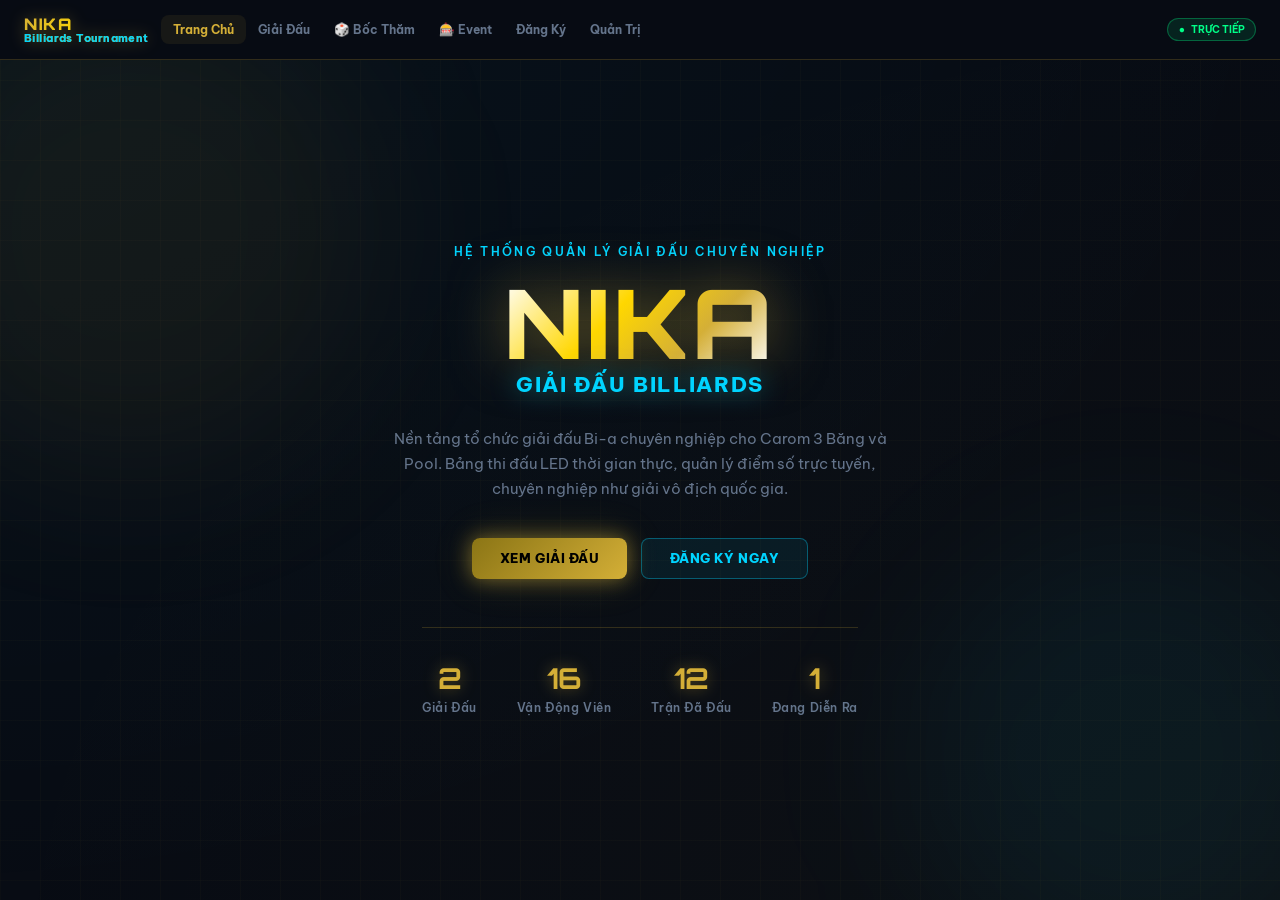
<file: nika-billiards-v3.html>
<!DOCTYPE html>
<html lang="vi">
<head>
<meta charset="UTF-8">
<meta name="viewport" content="width=device-width, initial-scale=1.0">
<title>NIKA BILLIARDS — Hệ Thống Quản Lý Giải Đấu</title>
<link href="https://fonts.googleapis.com/css2?family=Be+Vietnam+Pro:ital,wght@0,300;0,400;0,500;0,600;0,700;0,800;0,900;1,400&family=Orbitron:wght@400;500;700;900&family=Share+Tech+Mono&display=swap" rel="stylesheet">
<style>
:root{
  --gold:#D4AF37;--gold-bright:#FFD700;--gold-dim:#8B7515;
  --navy:#0F172A;--bg:#080C14;--bg2:#0D1220;--bg3:#111827;
  --card:rgba(13,18,32,0.85);
  --neon-blue:#00D4FF;--neon-green:#00FF88;--red:#FF3B5C;--purple:#A855F7;
  --text:#E2E8F0;--text-dim:#64748B;
  --border:rgba(212,175,55,0.2);--border-bright:rgba(212,175,55,0.6);
  --glow-gold:0 0 20px rgba(212,175,55,0.5),0 0 40px rgba(212,175,55,0.2);
  --glow-blue:0 0 20px rgba(0,212,255,0.5),0 0 40px rgba(0,212,255,0.2);
  --font-main:'Be Vietnam Pro',sans-serif;
  --font-display:'Orbitron',sans-serif;
  --font-mono:'Share Tech Mono',monospace;
  --radius:8px;--radius-lg:12px;
}
*{margin:0;padding:0;box-sizing:border-box;}
body{font-family:var(--font-main);background:var(--bg);color:var(--text);min-height:100vh;overflow-x:hidden;}
body::before{content:'';position:fixed;inset:0;background-image:linear-gradient(rgba(212,175,55,0.025) 1px,transparent 1px),linear-gradient(90deg,rgba(212,175,55,0.025) 1px,transparent 1px);background-size:40px 40px;pointer-events:none;z-index:0;}
body::after{content:'';position:fixed;top:-50%;left:-50%;width:200%;height:200%;background:radial-gradient(ellipse at 20% 20%,rgba(0,212,255,0.04) 0%,transparent 50%),radial-gradient(ellipse at 80% 80%,rgba(212,175,55,0.04) 0%,transparent 50%);animation:bgPulse 8s ease-in-out infinite alternate;pointer-events:none;z-index:0;}
@keyframes bgPulse{0%{transform:scale(1);}100%{transform:scale(1.08);}}

/* NAV */
nav{position:sticky;top:0;z-index:200;background:rgba(8,12,20,0.97);border-bottom:1px solid var(--border);backdrop-filter:blur(20px);padding:0 1.5rem;display:flex;align-items:center;gap:0.75rem;height:60px;}
.logo{font-family:var(--font-display);font-weight:900;font-size:1rem;letter-spacing:0.1em;background:linear-gradient(135deg,var(--gold) 0%,var(--gold-bright) 50%,var(--gold) 100%);-webkit-background-clip:text;-webkit-text-fill-color:transparent;filter:drop-shadow(0 0 8px rgba(212,175,55,0.4));cursor:pointer;flex-shrink:0;white-space:nowrap;}
.logo-sub{font-family:var(--font-main);font-weight:700;font-size:0.68rem;color:var(--neon-blue);display:block;-webkit-text-fill-color:var(--neon-blue);margin-top:-3px;letter-spacing:0.04em;}
nav .nav-links{display:flex;gap:0;flex:1;overflow-x:auto;scrollbar-width:none;}
nav .nav-links::-webkit-scrollbar{display:none;}
.nav-btn{background:none;border:none;color:var(--text-dim);font-family:var(--font-main);font-size:0.78rem;font-weight:700;padding:0.45rem 0.75rem;cursor:pointer;border-radius:var(--radius);transition:all 0.2s;white-space:nowrap;}
.nav-btn:hover,.nav-btn.active{color:var(--gold);background:rgba(212,175,55,0.08);}
.nav-right{display:flex;gap:0.5rem;align-items:center;margin-left:auto;flex-shrink:0;}
.pill{display:inline-flex;align-items:center;gap:0.35rem;padding:0.25rem 0.65rem;border-radius:20px;font-size:0.65rem;font-weight:700;background:rgba(0,255,136,0.1);color:var(--neon-green);border:1px solid rgba(0,255,136,0.3);}
.pill::before{content:'●';animation:blink 1.5s infinite;}
@keyframes blink{0%,100%{opacity:1;}50%{opacity:0.3;}}

main{position:relative;z-index:1;}
.page{display:none;animation:fadeIn 0.3s ease;}
.page.active{display:block;}
@keyframes fadeIn{from{opacity:0;transform:translateY(6px);}to{opacity:1;transform:translateY(0);}}

/* HERO */
.hero{min-height:calc(100vh - 60px);display:flex;flex-direction:column;align-items:center;justify-content:center;text-align:center;padding:3rem 1.5rem;position:relative;overflow:hidden;}
.hero-orb{position:absolute;border-radius:50%;filter:blur(80px);pointer-events:none;}
.hero-orb-1{width:500px;height:500px;background:rgba(212,175,55,0.06);top:-80px;left:-120px;}
.hero-orb-2{width:450px;height:450px;background:rgba(0,212,255,0.05);bottom:-80px;right:-80px;}
.hero-eyebrow{font-size:0.72rem;font-weight:600;letter-spacing:0.2em;color:var(--neon-blue);text-transform:uppercase;margin-bottom:1.25rem;display:flex;align-items:center;gap:0.7rem;}
.hero-eyebrow::before,.hero-eyebrow::after{content:'';flex:1;max-width:50px;height:1px;background:var(--neon-blue);opacity:0.4;}
.hero-brand{font-family:var(--font-display);font-size:clamp(2.5rem,8vw,6rem);font-weight:900;line-height:0.9;letter-spacing:0.04em;background:linear-gradient(135deg,#fff 0%,var(--gold-bright) 40%,var(--gold) 70%,#fff 100%);-webkit-background-clip:text;-webkit-text-fill-color:transparent;filter:drop-shadow(0 0 28px rgba(212,175,55,0.5));margin-bottom:0.35rem;}
.hero-subtitle{font-size:clamp(0.9rem,2.5vw,1.3rem);font-weight:800;color:var(--neon-blue);letter-spacing:0.08em;filter:drop-shadow(0 0 12px rgba(0,212,255,0.5));margin-bottom:1.75rem;}
.hero-desc{color:var(--text-dim);font-size:0.92rem;max-width:500px;margin:0 auto 2.25rem;line-height:1.7;}
.hero-ctas{display:flex;gap:0.85rem;justify-content:center;flex-wrap:wrap;}
.stats-bar{display:flex;justify-content:center;gap:2.5rem;flex-wrap:wrap;margin-top:3rem;padding-top:2rem;border-top:1px solid var(--border);}
.stat-item{text-align:center;}
.stat-num{font-family:var(--font-display);font-size:1.8rem;font-weight:700;color:var(--gold);display:block;filter:drop-shadow(0 0 8px rgba(212,175,55,0.4));}
.stat-label{font-size:0.72rem;color:var(--text-dim);font-weight:600;letter-spacing:0.05em;}

/* BUTTONS */
.btn-primary{padding:0.72rem 1.75rem;border-radius:var(--radius);background:linear-gradient(135deg,var(--gold-dim),var(--gold));color:#000;font-family:var(--font-main);font-size:0.82rem;font-weight:800;letter-spacing:0.04em;border:none;cursor:pointer;box-shadow:var(--glow-gold);transition:all 0.25s;}
.btn-primary:hover{transform:translateY(-2px);box-shadow:0 0 28px rgba(212,175,55,0.7),0 0 55px rgba(212,175,55,0.3);}
.btn-secondary{padding:0.72rem 1.75rem;border-radius:var(--radius);background:rgba(0,212,255,0.07);color:var(--neon-blue);font-family:var(--font-main);font-size:0.82rem;font-weight:800;letter-spacing:0.04em;border:1px solid rgba(0,212,255,0.35);cursor:pointer;transition:all 0.25s;}
.btn-secondary:hover{background:rgba(0,212,255,0.14);box-shadow:var(--glow-blue);transform:translateY(-2px);}
.btn-ghost{padding:0.5rem 1.1rem;border-radius:var(--radius);background:rgba(212,175,55,0.05);color:var(--gold);font-family:var(--font-main);font-size:0.78rem;font-weight:700;border:1px solid var(--border);cursor:pointer;transition:all 0.2s;}
.btn-ghost:hover{background:rgba(212,175,55,0.1);border-color:var(--border-bright);}
.btn-danger{padding:0.4rem 0.8rem;border-radius:var(--radius);background:rgba(255,59,92,0.08);color:var(--red);font-family:var(--font-main);font-size:0.74rem;font-weight:700;border:1px solid rgba(255,59,92,0.25);cursor:pointer;transition:all 0.2s;}
.btn-danger:hover{background:rgba(255,59,92,0.16);}
.btn-green{padding:0.4rem 0.8rem;border-radius:var(--radius);background:rgba(0,255,136,0.08);color:var(--neon-green);font-family:var(--font-main);font-size:0.74rem;font-weight:700;border:1px solid rgba(0,255,136,0.25);cursor:pointer;transition:all 0.2s;}
.btn-green:hover{background:rgba(0,255,136,0.15);}
.btn-sm{padding:0.3rem 0.7rem!important;font-size:0.72rem!important;}
.btn-purple{padding:0.4rem 0.8rem;border-radius:var(--radius);background:rgba(168,85,247,0.08);color:var(--purple);font-family:var(--font-main);font-size:0.74rem;font-weight:700;border:1px solid rgba(168,85,247,0.25);cursor:pointer;transition:all 0.2s;}
.btn-purple:hover{background:rgba(168,85,247,0.15);}

/* LAYOUT */
.section{padding:2.5rem 1.5rem;max-width:1380px;margin:0 auto;}
.section-header{display:flex;align-items:flex-end;justify-content:space-between;margin-bottom:1.75rem;gap:1rem;flex-wrap:wrap;}
.section-title{font-size:1.1rem;font-weight:800;color:var(--gold);letter-spacing:0.02em;}
.section-title::before{content:'// ';color:var(--text-dim);font-family:var(--font-mono);font-size:0.82rem;}
.glass-panel{background:rgba(13,18,32,0.72);border:1px solid var(--border);border-radius:var(--radius-lg);backdrop-filter:blur(18px);padding:1.75rem;}

/* FORMS */
.form-group{margin-bottom:1rem;}
.form-label{display:block;font-size:0.73rem;font-weight:700;color:var(--gold);margin-bottom:0.4rem;letter-spacing:0.03em;}
.form-input{width:100%;padding:0.62rem 0.85rem;background:rgba(255,255,255,0.04);border:1px solid var(--border);border-radius:var(--radius);color:var(--text);font-family:var(--font-main);font-size:0.88rem;transition:all 0.2s;outline:none;}
.form-input:focus{border-color:rgba(212,175,55,0.55);box-shadow:0 0 0 2px rgba(212,175,55,0.07);}
.form-input::placeholder{color:var(--text-dim);}
.form-select{width:100%;padding:0.62rem 2.2rem 0.62rem 0.85rem;background:rgba(13,18,32,0.92);border:1px solid var(--border);border-radius:var(--radius);color:var(--text);font-family:var(--font-main);font-size:0.88rem;outline:none;cursor:pointer;appearance:none;background-image:url("data:image/svg+xml,%3Csvg xmlns='http://www.w3.org/2000/svg' width='11' height='7' viewBox='0 0 11 7'%3E%3Cpath d='M1 1l4.5 4.5L10 1' stroke='%23D4AF37' stroke-width='1.5' fill='none'/%3E%3C/svg%3E");background-repeat:no-repeat;background-position:right 0.85rem center;transition:border-color 0.2s;}
.form-select:focus{border-color:rgba(212,175,55,0.55);}
.form-grid{display:grid;grid-template-columns:1fr 1fr;gap:0.85rem;}
.form-grid-3{display:grid;grid-template-columns:1fr 1fr 1fr;gap:0.85rem;}

/* TOURNAMENT CARDS */
.tournament-grid{display:grid;grid-template-columns:repeat(auto-fill,minmax(310px,1fr));gap:1rem;}
.t-card{background:var(--card);border:1px solid var(--border);border-radius:var(--radius-lg);padding:1.25rem;cursor:pointer;position:relative;overflow:hidden;transition:all 0.3s;backdrop-filter:blur(10px);}
.t-card::before{content:'';position:absolute;inset:0;background:linear-gradient(135deg,rgba(212,175,55,0.03) 0%,transparent 60%);pointer-events:none;}
.t-card:hover{border-color:var(--border-bright);transform:translateY(-2px);box-shadow:var(--glow-gold);}
.t-card-header{display:flex;align-items:center;justify-content:space-between;margin-bottom:0.75rem;}
.discipline-badge{padding:0.18rem 0.6rem;border-radius:20px;font-size:0.65rem;font-weight:700;letter-spacing:0.03em;}
.disc-carom{background:rgba(212,175,55,0.12);color:var(--gold);border:1px solid rgba(212,175,55,0.28);}
.disc-pool{background:rgba(0,212,255,0.08);color:var(--neon-blue);border:1px solid rgba(0,212,255,0.28);}
.status-badge{padding:0.15rem 0.55rem;border-radius:20px;font-size:0.6rem;font-weight:700;letter-spacing:0.04em;}
.status-open{background:rgba(0,255,136,0.08);color:var(--neon-green);border:1px solid rgba(0,255,136,0.25);}
.status-live{background:rgba(255,59,92,0.08);color:var(--red);border:1px solid rgba(255,59,92,0.28);animation:statusPulse 2s infinite;}
.status-done{background:rgba(100,116,139,0.15);color:var(--text-dim);border:1px solid rgba(100,116,139,0.25);}
@keyframes statusPulse{0%,100%{opacity:1;}50%{opacity:0.55;}}
.t-card-name{font-size:0.95rem;font-weight:800;margin-bottom:0.6rem;}
.t-card-meta{display:flex;gap:0.7rem;flex-wrap:wrap;}
.meta-item{display:flex;align-items:center;gap:0.3rem;font-size:0.73rem;color:var(--text-dim);font-weight:500;}
.progress-bar{height:2.5px;background:rgba(255,255,255,0.07);border-radius:2px;overflow:hidden;margin-top:1rem;}
.progress-fill{height:100%;border-radius:2px;background:linear-gradient(90deg,var(--gold-dim),var(--gold));transition:width 0.5s;}

/* BRACKET */
.bracket-container{overflow-x:auto;padding:1.25rem 0.75rem;min-height:420px;background:rgba(8,12,20,0.8);border:1px solid var(--border);border-radius:var(--radius-lg);}
.bracket-wrap{display:flex;gap:0;align-items:stretch;min-width:max-content;}
.bracket-round{display:flex;flex-direction:column;justify-content:space-around;padding:0 0.4rem;min-width:200px;}
.round-label{font-size:0.6rem;font-weight:700;letter-spacing:0.08em;text-transform:uppercase;text-align:center;padding:0.3rem 0.6rem;border-radius:20px;margin-bottom:0.75rem;border:1px solid var(--border);color:var(--text-dim);background:rgba(13,18,32,0.6);}
.round-label.round-final{color:var(--gold);border-color:rgba(212,175,55,0.4);background:rgba(212,175,55,0.07);animation:champPulse 3s ease-in-out infinite;}
.round-label.round-semi{color:var(--neon-blue);border-color:rgba(0,212,255,0.28);}
@keyframes champPulse{0%,100%{box-shadow:var(--glow-gold);}50%{box-shadow:0 0 35px rgba(212,175,55,0.6),0 0 70px rgba(212,175,55,0.25);}}
.match-card{position:relative;border-radius:var(--radius);overflow:hidden;border:1px solid rgba(255,255,255,0.07);background:rgba(13,18,32,0.92);transition:all 0.25s;cursor:pointer;margin:3px 0;}
.match-card:hover{border-color:var(--border-bright);box-shadow:var(--glow-gold);}
.match-card.match-live{border-color:rgba(255,59,92,0.45);box-shadow:0 0 12px rgba(255,59,92,0.18);}
.match-card.match-final{border-color:var(--gold);box-shadow:var(--glow-gold);}
.match-card.has-winner .player-row.winner{background:linear-gradient(90deg,rgba(212,175,55,0.1),transparent);}
.match-number{font-size:0.58rem;font-weight:600;color:var(--text-dim);padding:0.28rem 0.65rem;border-bottom:1px solid rgba(255,255,255,0.04);display:flex;justify-content:space-between;align-items:center;background:rgba(0,0,0,0.18);}
.live-dot{width:5px;height:5px;border-radius:50%;background:var(--red);animation:blink 1s infinite;}
.player-row{display:flex;align-items:center;gap:0.4rem;padding:0.45rem 0.65rem;position:relative;overflow:hidden;}
.player-row.winner::after{content:'';position:absolute;left:0;top:0;bottom:0;width:2.5px;background:linear-gradient(180deg,var(--gold),var(--gold-bright));box-shadow:var(--glow-gold);}
.avatar-mini{width:24px;height:24px;border-radius:50%;background:linear-gradient(135deg,var(--navy),rgba(212,175,55,0.28));display:flex;align-items:center;justify-content:center;font-size:0.58rem;font-weight:800;color:var(--gold);flex-shrink:0;border:1px solid var(--border);font-family:var(--font-main);}
.avatar-mini img{width:100%;height:100%;object-fit:cover;border-radius:50%;}
.player-name{flex:1;font-size:0.75rem;font-weight:600;white-space:nowrap;overflow:hidden;text-overflow:ellipsis;}
.player-name.winner-name{color:var(--gold);}
.player-score{font-family:var(--font-display);font-size:0.82rem;font-weight:700;min-width:20px;text-align:center;color:var(--text-dim);}
.player-score.winner-score{color:var(--gold);text-shadow:0 0 7px rgba(212,175,55,0.5);}
.skill-badge-mini{font-size:0.55rem;font-weight:700;padding:0.06rem 0.32rem;border-radius:3px;flex-shrink:0;}
.skill-A{background:rgba(212,175,55,0.13);color:var(--gold);}
.skill-B{background:rgba(0,212,255,0.08);color:var(--neon-blue);}
.skill-C{background:rgba(100,116,139,0.18);color:var(--text-dim);}
.skill-D{background:rgba(100,116,139,0.08);color:#475569;}
.bracket-sep{width:1px;background:linear-gradient(180deg,transparent,var(--border),transparent);margin:0 0.3rem;flex-shrink:0;align-self:stretch;}
.round-0 .match-card{border-color:rgba(100,116,139,0.22);}
.round-1 .match-card{border-color:rgba(0,212,255,0.15);}
.round-2 .match-card{border-color:rgba(0,212,255,0.25);}
.round-3 .match-card{border-color:rgba(212,175,55,0.2);}
.round-final .match-card{border-color:var(--gold);box-shadow:var(--glow-gold);}

/* MODAL */
.modal-overlay{position:fixed;inset:0;z-index:300;background:rgba(0,0,0,0.8);backdrop-filter:blur(8px);display:flex;align-items:center;justify-content:center;padding:1rem;animation:fadeIn 0.2s;}
.modal-overlay.hidden{display:none;}
.modal{background:var(--bg2);border:1px solid var(--border);border-radius:14px;width:100%;max-width:520px;max-height:90vh;overflow-y:auto;box-shadow:var(--glow-gold);animation:slideUp 0.28s ease;}
.modal-wide{max-width:720px;}
@keyframes slideUp{from{transform:translateY(18px);opacity:0;}to{transform:translateY(0);opacity:1;}}
.modal-header{display:flex;align-items:center;justify-content:space-between;padding:1.25rem 1.25rem 0;margin-bottom:1.25rem;}
.modal-title{font-size:0.95rem;font-weight:800;color:var(--gold);}
.modal-close{background:none;border:none;color:var(--text-dim);font-size:1.1rem;cursor:pointer;padding:0.2rem;line-height:1;}
.modal-close:hover{color:var(--text);}
.modal-body{padding:0 1.25rem 1.25rem;}

/* SCORE MODAL */
.score-display{display:flex;align-items:center;justify-content:center;gap:1.25rem;padding:1.25rem 0;}
.score-side{text-align:center;}
.score-player-name{font-size:0.73rem;font-weight:700;color:var(--text-dim);margin-bottom:0.7rem;}
.score-number{font-family:var(--font-display);font-size:3rem;font-weight:900;line-height:1;background:linear-gradient(180deg,#fff 0%,var(--gold) 100%);-webkit-background-clip:text;-webkit-text-fill-color:transparent;filter:drop-shadow(0 0 18px rgba(212,175,55,0.5));}
.score-vs{font-family:var(--font-display);font-size:0.9rem;color:var(--text-dim);letter-spacing:0.2em;}
.score-controls{display:flex;flex-direction:column;gap:0.35rem;margin-top:0.7rem;}
.score-btn{padding:0.4rem 1.1rem;border-radius:var(--radius);background:rgba(212,175,55,0.08);color:var(--gold);border:1px solid rgba(212,175,55,0.25);font-family:var(--font-display);font-size:1.1rem;font-weight:700;cursor:pointer;transition:all 0.2s;}
.score-btn:hover{background:rgba(212,175,55,0.18);}
.champion-card{text-align:center;padding:2rem 1.5rem;background:rgba(212,175,55,0.04);border:2px solid var(--gold);border-radius:var(--radius-lg);margin:1.25rem auto;max-width:340px;box-shadow:var(--glow-gold),inset 0 0 50px rgba(212,175,55,0.03);animation:champPulse 3s ease-in-out infinite;}
.champion-name{font-family:var(--font-main);font-size:1.6rem;font-weight:900;color:var(--gold-bright);filter:drop-shadow(0 0 18px rgba(212,175,55,0.6));}

/* TABS */
.tabs{display:flex;gap:0.1rem;margin-bottom:1.5rem;border-bottom:1px solid var(--border);}
.tab-btn{padding:0.52rem 0.95rem;border-radius:var(--radius) var(--radius) 0 0;background:none;border:none;border-bottom:2px solid transparent;color:var(--text-dim);font-family:var(--font-main);font-size:0.78rem;font-weight:700;cursor:pointer;transition:all 0.2s;margin-bottom:-1px;white-space:nowrap;}
.tab-btn.active{color:var(--gold);border-bottom-color:var(--gold);}
.tab-btn:hover:not(.active){color:var(--text);}

/* REGISTER */
.register-page{max-width:520px;margin:2.5rem auto;padding:0 1rem;}
.register-card{background:var(--card);border:1px solid var(--border);border-radius:14px;padding:2rem;backdrop-filter:blur(20px);box-shadow:0 20px 45px rgba(0,0,0,0.45);}
.register-header{text-align:center;margin-bottom:1.5rem;}
.avatar-upload{width:72px;height:72px;border-radius:50%;margin:0 auto 0.65rem;border:2px dashed var(--border);display:flex;align-items:center;justify-content:center;cursor:pointer;transition:all 0.2s;position:relative;overflow:hidden;background:rgba(212,175,55,0.03);}
.avatar-upload:hover{border-color:var(--border-bright);}
.avatar-upload img{position:absolute;inset:0;width:100%;height:100%;object-fit:cover;}

/* ADMIN */
.admin-grid{display:grid;grid-template-columns:230px 1fr;gap:0;min-height:calc(100vh - 60px);}
.admin-sidebar{background:rgba(8,12,20,0.96);border-right:1px solid var(--border);padding:1.1rem 0.65rem;position:sticky;top:60px;height:calc(100vh - 60px);overflow-y:auto;}
.admin-content{padding:1.75rem 1.5rem;}
.sidebar-section{font-size:0.58rem;font-weight:700;color:var(--text-dim);letter-spacing:0.14em;text-transform:uppercase;padding:0 0.45rem;margin:1rem 0 0.35rem;}
.sidebar-item{display:flex;align-items:center;gap:0.5rem;padding:0.52rem 0.65rem;border-radius:var(--radius);font-family:var(--font-main);font-size:0.8rem;font-weight:600;color:var(--text-dim);cursor:pointer;transition:all 0.18s;text-align:left;width:100%;background:none;border:none;}
.sidebar-item:hover{color:var(--text);background:rgba(255,255,255,0.04);}
.sidebar-item.active{color:var(--gold);background:rgba(212,175,55,0.08);}
.sidebar-item .icon{font-size:0.88rem;width:16px;text-align:center;flex-shrink:0;}
.stat-cards{display:grid;grid-template-columns:repeat(auto-fill,minmax(160px,1fr));gap:0.85rem;margin-bottom:1.75rem;}
.stat-card{background:rgba(13,18,32,0.8);border:1px solid var(--border);border-radius:var(--radius-lg);padding:1.1rem;position:relative;overflow:hidden;}
.stat-card::before{content:'';position:absolute;top:0;right:0;width:60px;height:60px;border-radius:50%;filter:blur(22px);opacity:0.13;}
.stat-card.gold-accent::before{background:var(--gold);}
.stat-card.blue-accent::before{background:var(--neon-blue);}
.stat-card.green-accent::before{background:var(--neon-green);}
.stat-card.red-accent::before{background:var(--red);}
.stat-card-num{font-family:var(--font-display);font-size:1.7rem;font-weight:700;margin-bottom:0.15rem;}
.stat-card.gold-accent .stat-card-num{color:var(--gold);}
.stat-card.blue-accent .stat-card-num{color:var(--neon-blue);}
.stat-card.green-accent .stat-card-num{color:var(--neon-green);}
.stat-card.red-accent .stat-card-num{color:var(--red);}
.stat-card-label{font-size:0.68rem;color:var(--text-dim);font-weight:600;}

/* TABLE */
.data-table{width:100%;border-collapse:separate;border-spacing:0;}
.data-table th{font-size:0.64rem;font-weight:700;letter-spacing:0.06em;text-transform:uppercase;color:var(--text-dim);padding:0.62rem 0.9rem;text-align:left;border-bottom:1px solid var(--border);background:rgba(0,0,0,0.18);}
.data-table td{padding:0.7rem 0.9rem;border-bottom:1px solid rgba(255,255,255,0.04);font-size:0.82rem;vertical-align:middle;}
.data-table tr:hover td{background:rgba(212,175,55,0.025);}
.data-table .actions{display:flex;gap:0.35rem;flex-wrap:wrap;}
.table-wrap{background:rgba(13,18,32,0.65);border-radius:var(--radius-lg);overflow:hidden;border:1px solid var(--border);}

/* PLAYER ITEM */
.player-item{display:flex;align-items:center;gap:0.8rem;padding:0.72rem;border-radius:var(--radius);margin-bottom:0.4rem;background:rgba(13,18,32,0.6);border:1px solid var(--border);transition:all 0.2s;}
.player-item:hover{border-color:var(--border-bright);}
.player-avatar{width:38px;height:38px;border-radius:50%;background:linear-gradient(135deg,var(--navy),rgba(212,175,55,0.28));display:flex;align-items:center;justify-content:center;font-size:0.82rem;font-weight:800;color:var(--gold);flex-shrink:0;border:2px solid var(--border);overflow:hidden;}
.player-avatar img{width:100%;height:100%;object-fit:cover;}
.player-info{flex:1;min-width:0;}
.player-name-main{font-weight:700;font-size:0.88rem;margin-bottom:0.12rem;}
.player-sub{font-size:0.7rem;color:var(--text-dim);font-weight:500;}
.player-actions{display:flex;gap:0.3rem;flex-wrap:wrap;}

/* TOAST */
.toast-container{position:fixed;top:70px;right:1rem;z-index:999;display:flex;flex-direction:column;gap:0.4rem;}
.toast{padding:0.72rem 1rem;border-radius:var(--radius);min-width:220px;font-family:var(--font-main);font-size:0.8rem;font-weight:600;animation:toastIn 0.28s ease,toastOut 0.28s ease 2.7s forwards;border:1px solid;}
.toast-success{background:rgba(0,255,136,0.09);color:var(--neon-green);border-color:rgba(0,255,136,0.25);}
.toast-error{background:rgba(255,59,92,0.09);color:var(--red);border-color:rgba(255,59,92,0.25);}
.toast-info{background:rgba(0,212,255,0.09);color:var(--neon-blue);border-color:rgba(0,212,255,0.25);}
@keyframes toastIn{from{transform:translateX(110%);opacity:0;}to{transform:translateX(0);opacity:1;}}
@keyframes toastOut{from{opacity:1;}to{opacity:0;transform:translateX(110%);}}

/* SCROLLBAR */
::-webkit-scrollbar{width:5px;height:5px;}
::-webkit-scrollbar-track{background:rgba(255,255,255,0.02);}
::-webkit-scrollbar-thumb{background:rgba(212,175,55,0.25);border-radius:3px;}
::-webkit-scrollbar-thumb:hover{background:rgba(212,175,55,0.45);}

/* ============ BỐC THĂM ============ */
.draw-container{max-width:860px;margin:0 auto;padding:0 1.5rem 3rem;}
.slot-machine{background:rgba(8,12,20,0.96);border:1.5px solid var(--border-bright);border-radius:18px;padding:1.75rem;margin:1.5rem 0;box-shadow:var(--glow-gold),inset 0 0 60px rgba(212,175,55,0.025);position:relative;overflow:hidden;}
.slot-display{width:100%;height:110px;background:rgba(0,0,0,0.55);border:1.5px solid var(--border-bright);border-radius:var(--radius-lg);overflow:hidden;position:relative;display:flex;align-items:center;justify-content:center;margin-bottom:1.25rem;}
.slot-display::before,.slot-display::after{content:'';position:absolute;left:0;right:0;height:32px;z-index:2;pointer-events:none;}
.slot-display::before{top:0;background:linear-gradient(180deg,rgba(8,12,20,0.92),transparent);}
.slot-display::after{bottom:0;background:linear-gradient(0deg,rgba(8,12,20,0.92),transparent);}
.slot-name{font-family:var(--font-display);font-size:clamp(1.1rem,3.5vw,2rem);font-weight:900;color:var(--gold-bright);text-align:center;padding:0.5rem 1rem;text-shadow:0 0 18px rgba(212,175,55,0.8),0 0 36px rgba(212,175,55,0.4);letter-spacing:0.04em;line-height:1.25;}
.slot-name.idle{color:var(--text-dim);text-shadow:none;font-size:0.92rem;font-family:var(--font-main);}
.draw-btn-wrap{display:flex;gap:0.85rem;justify-content:center;flex-wrap:wrap;margin-top:1.1rem;}
.btn-draw{padding:0.88rem 2.25rem;border-radius:var(--radius-lg);background:linear-gradient(135deg,#b8860b,var(--gold-bright),#b8860b);background-size:200% 100%;color:#000;font-family:var(--font-display);font-size:0.88rem;font-weight:900;letter-spacing:0.06em;border:none;cursor:pointer;box-shadow:var(--glow-gold);transition:all 0.25s;animation:btnShimmer 3s linear infinite;}
@keyframes btnShimmer{0%{background-position:0% 0%;}100%{background-position:200% 0%;}}
.btn-draw:hover{transform:scale(1.04);box-shadow:0 0 36px rgba(212,175,55,0.75);}
.btn-draw:disabled{opacity:0.38;cursor:not-allowed;transform:none;animation:none;}
.draw-progress{margin:1rem 0 0;}
.draw-progress-bar{height:4px;background:rgba(255,255,255,0.06);border-radius:3px;overflow:hidden;margin-bottom:0.4rem;}
.draw-progress-fill{height:100%;background:linear-gradient(90deg,var(--gold-dim),var(--gold-bright));transition:width 0.45s ease;}
.draw-progress-label{font-size:0.72rem;color:var(--text-dim);font-weight:600;text-align:right;}
.drawn-grid{display:grid;grid-template-columns:repeat(auto-fill,minmax(180px,1fr));gap:0.65rem;margin-top:1.25rem;}
.drawn-slot{background:rgba(13,18,32,0.75);border:1px solid rgba(255,255,255,0.07);border-radius:var(--radius);padding:0.75rem 0.9rem;display:flex;align-items:center;gap:0.65rem;transition:all 0.25s;}
.drawn-slot.filled{border-color:rgba(212,175,55,0.42);background:rgba(212,175,55,0.05);animation:slotFill 0.45s ease;}
@keyframes slotFill{0%{transform:scale(0.82);opacity:0;}55%{transform:scale(1.04);}100%{transform:scale(1);opacity:1;}}
.drawn-pos{font-family:var(--font-display);font-size:1.1rem;font-weight:900;color:var(--gold);min-width:24px;text-align:center;}
.drawn-info{flex:1;min-width:0;}
.drawn-name{font-weight:800;font-size:0.82rem;white-space:nowrap;overflow:hidden;text-overflow:ellipsis;}
.drawn-badge{font-size:0.65rem;color:var(--text-dim);margin-top:0.08rem;}

/* Match pairs from draw */
.match-pairs-grid{display:grid;grid-template-columns:repeat(auto-fill,minmax(260px,1fr));gap:0.75rem;margin-top:1.25rem;}
.match-pair-card{background:rgba(13,18,32,0.8);border:1px solid var(--border);border-radius:var(--radius-lg);padding:1rem;transition:all 0.2s;position:relative;overflow:hidden;}
.match-pair-card::before{content:'';position:absolute;top:0;left:0;right:0;height:2px;background:linear-gradient(90deg,transparent,var(--gold),transparent);opacity:0.5;}
.match-pair-card:hover{border-color:var(--border-bright);}
.match-pair-header{font-size:0.62rem;font-weight:700;letter-spacing:0.1em;color:var(--text-dim);text-transform:uppercase;margin-bottom:0.75rem;}
.match-pair-player{display:flex;align-items:center;gap:0.6rem;padding:0.5rem 0.65rem;border-radius:var(--radius);background:rgba(255,255,255,0.03);}
.match-pair-player+.match-pair-player{margin-top:0.3rem;}
.match-pair-num{font-family:var(--font-display);font-size:0.75rem;font-weight:700;color:var(--gold-dim);width:18px;flex-shrink:0;}
.match-pair-name{font-weight:700;font-size:0.82rem;flex:1;}
.match-pair-vs{text-align:center;font-size:0.62rem;font-weight:700;color:var(--text-dim);letter-spacing:0.15em;padding:0.25rem 0;}

/* ============ EVEN ============ */
.even-container{max-width:1100px;margin:0 auto;padding:0 1.5rem 3rem;}
.even-tabs{display:flex;gap:0.5rem;margin-bottom:1.5rem;}
.even-tab{padding:0.55rem 1.25rem;border-radius:var(--radius);border:1px solid var(--border);background:none;color:var(--text-dim);font-family:var(--font-main);font-size:0.8rem;font-weight:700;cursor:pointer;transition:all 0.2s;}
.even-tab.active{color:var(--gold);background:rgba(212,175,55,0.08);border-color:rgba(212,175,55,0.38);}
.even-tab:hover:not(.active){color:var(--text);}

/* Even List Table */
.even-list-table{width:100%;border-collapse:separate;border-spacing:0;}
.even-list-table th{font-size:0.65rem;font-weight:700;letter-spacing:0.07em;text-transform:uppercase;color:var(--text-dim);padding:0.65rem 1rem;text-align:left;border-bottom:1px solid var(--border);background:rgba(0,0,0,0.22);}
.even-list-table td{padding:0.65rem 1rem;border-bottom:1px solid rgba(255,255,255,0.04);font-size:0.85rem;vertical-align:middle;}
.even-list-table tr:hover td{background:rgba(212,175,55,0.025);}
.lucky-num{font-family:var(--font-display);font-size:1rem;font-weight:700;color:var(--neon-blue);text-shadow:0 0 8px rgba(0,212,255,0.4);}

/* Wheel Spinner */
.wheel-container{display:flex;flex-direction:column;align-items:center;padding:2rem 1rem;}
.wheel-outer{position:relative;width:340px;height:340px;margin:0 auto 2rem;}
.wheel-canvas{border-radius:50%;box-shadow:0 0 40px rgba(212,175,55,0.3),0 0 80px rgba(212,175,55,0.1);display:block;}
.wheel-pointer{position:absolute;top:-12px;left:50%;transform:translateX(-50%);width:0;height:0;border-left:12px solid transparent;border-right:12px solid transparent;border-top:24px solid var(--gold);filter:drop-shadow(0 0 6px rgba(212,175,55,0.8));z-index:10;}
.wheel-center-btn{position:absolute;top:50%;left:50%;transform:translate(-50%,-50%);width:60px;height:60px;border-radius:50%;background:linear-gradient(135deg,var(--gold-dim),var(--gold));border:3px solid var(--bg2);color:#000;font-weight:900;font-size:0.65rem;cursor:pointer;box-shadow:0 0 20px rgba(212,175,55,0.5);display:flex;align-items:center;justify-content:center;font-family:var(--font-main);transition:all 0.25s;letter-spacing:0.04em;}
.wheel-center-btn:hover:not(:disabled){transform:translate(-50%,-50%) scale(1.08);box-shadow:0 0 30px rgba(212,175,55,0.7);}
.wheel-center-btn:disabled{opacity:0.5;cursor:not-allowed;}
.wheel-timer{font-family:var(--font-display);font-size:2.5rem;font-weight:900;color:var(--gold);text-align:center;margin-bottom:0.5rem;text-shadow:0 0 20px rgba(212,175,55,0.5);}
.wheel-timer-label{font-size:0.72rem;color:var(--text-dim);text-align:center;margin-bottom:1.5rem;}
.wheel-result{text-align:center;padding:1.75rem;background:rgba(212,175,55,0.05);border:1.5px solid var(--gold);border-radius:var(--radius-lg);box-shadow:var(--glow-gold),inset 0 0 40px rgba(212,175,55,0.03);animation:champPulse 3s ease-in-out infinite;max-width:500px;margin:0 auto;}
.wheel-result-title{font-size:0.65rem;font-weight:700;letter-spacing:0.2em;color:var(--gold);text-transform:uppercase;margin-bottom:0.5rem;}
.wheel-result-name{font-family:var(--font-main);font-size:2rem;font-weight:900;color:var(--gold-bright);filter:drop-shadow(0 0 16px rgba(212,175,55,0.6));margin-bottom:0.4rem;}
.wheel-result-msg{font-size:0.92rem;color:var(--text);line-height:1.6;}
.wheel-prize-img{width:180px;height:180px;object-fit:cover;border-radius:var(--radius-lg);margin:1rem auto 0;display:block;border:2px solid var(--border-bright);box-shadow:var(--glow-gold);}

/* CUSTOMIZE */
.color-row{display:flex;align-items:center;gap:0.85rem;margin-bottom:0.75rem;padding:0.65rem;background:rgba(255,255,255,0.02);border-radius:var(--radius);border:1px solid rgba(255,255,255,0.04);}
.color-row label{flex:1;font-size:0.8rem;color:var(--text);font-weight:600;}
.color-swatch{width:30px;height:30px;border-radius:var(--radius);border:1px solid var(--border);flex-shrink:0;}
.color-row input[type=color]{width:40px;height:28px;border:1px solid var(--border);border-radius:var(--radius);background:none;cursor:pointer;padding:1px;}
.label-row{display:flex;align-items:center;gap:0.7rem;margin-bottom:0.6rem;}
.label-row .lkey{width:160px;flex-shrink:0;font-size:0.7rem;color:var(--text-dim);font-weight:600;font-family:var(--font-mono);}
.cust-tabs{display:flex;gap:0.35rem;margin-bottom:1.5rem;flex-wrap:wrap;}
.cust-tab{padding:0.4rem 0.9rem;border-radius:var(--radius);border:1px solid var(--border);background:none;color:var(--text-dim);font-family:var(--font-main);font-size:0.76rem;font-weight:700;cursor:pointer;transition:all 0.18s;}
.cust-tab.active{color:var(--gold);background:rgba(212,175,55,0.08);border-color:rgba(212,175,55,0.38);}
.cust-tab:hover:not(.active){color:var(--text);}

@media(max-width:768px){
  .admin-grid{grid-template-columns:1fr;}
  .admin-sidebar{display:none;}
  .form-grid,.form-grid-3{grid-template-columns:1fr;}
  nav .nav-links{gap:0;}
  .nav-btn{padding:0.38rem 0.5rem;font-size:0.72rem;}
  .wheel-outer{width:280px;height:280px;}
  .drawn-grid{grid-template-columns:repeat(auto-fill,minmax(155px,1fr));}
  .match-pairs-grid{grid-template-columns:1fr;}
}
</style>
</head>
<body>

<nav>
  <div class="logo" onclick="navigate('home')">
    <span id="lbl-logo-brand">NIKA</span>
    <span class="logo-sub" id="lbl-logo-sub">Billiards Tournament</span>
  </div>
  <div class="nav-links">
    <button class="nav-btn active" onclick="navigate('home')" id="nav-home">Trang Chủ</button>
    <button class="nav-btn" onclick="navigate('tournaments')" id="nav-tournaments">Giải Đấu</button>
    <button class="nav-btn" onclick="navigate('draw')" id="nav-draw">🎲 Bốc Thăm</button>
    <button class="nav-btn" onclick="navigate('even')" id="nav-even">🎰 Event</button>
    <button class="nav-btn" onclick="navigate('register')" id="nav-register">Đăng Ký</button>
    <button class="nav-btn" onclick="navigate('admin')" id="nav-admin">Quản Trị</button>
  </div>
  <div class="nav-right"><div class="pill" id="lbl-live-pill">TRỰC TIẾP</div></div>
</nav>

<main>

<!-- HOME -->
<div class="page active" id="page-home">
  <div class="hero">
    <div class="hero-orb hero-orb-1"></div><div class="hero-orb hero-orb-2"></div>
    <div class="hero-eyebrow" id="lbl-hero-eyebrow">Hệ Thống Quản Lý Giải Đấu Chuyên Nghiệp</div>
    <div class="hero-brand" id="lbl-hero-brand">NIKA</div>
    <div class="hero-subtitle" id="lbl-hero-subtitle">GIẢI ĐẤU BILLIARDS</div>
    <p class="hero-desc" id="lbl-hero-desc">Nền tảng tổ chức giải đấu Bi-a chuyên nghiệp cho Carom 3 Băng và Pool. Bảng thi đấu LED thời gian thực, quản lý điểm số trực tuyến, chuyên nghiệp như giải vô địch quốc gia.</p>
    <div class="hero-ctas">
      <button class="btn-primary" onclick="navigate('tournaments')">XEM GIẢI ĐẤU</button>
      <button class="btn-secondary" onclick="navigate('register')">ĐĂNG KÝ NGAY</button>
    </div>
    <div class="stats-bar">
      <div class="stat-item"><span class="stat-num" id="stat-tournaments">0</span><span class="stat-label">Giải Đấu</span></div>
      <div class="stat-item"><span class="stat-num" id="stat-players">0</span><span class="stat-label">Vận Động Viên</span></div>
      <div class="stat-item"><span class="stat-num" id="stat-matches">0</span><span class="stat-label">Trận Đã Đấu</span></div>
      <div class="stat-item"><span class="stat-num" id="stat-live">0</span><span class="stat-label">Đang Diễn Ra</span></div>
    </div>
  </div>
</div>

<!-- TOURNAMENTS -->
<div class="page" id="page-tournaments">
  <div class="section">
    <div class="section-header">
      <h2 class="section-title">Danh Sách Giải Đấu</h2>
      <div style="display:flex;gap:0.5rem;flex-wrap:wrap;">
        <select class="form-select" style="width:auto;padding:0.35rem 2rem 0.35rem 0.7rem;" id="filter-discipline" onchange="renderTournaments()">
          <option value="">Tất cả môn</option><option value="Carom 3 Băng">Carom 3 Băng</option><option value="Pool">Pool</option>
        </select>
        <select class="form-select" style="width:auto;padding:0.35rem 2rem 0.35rem 0.7rem;" id="filter-status" onchange="renderTournaments()">
          <option value="">Tất cả trạng thái</option><option value="open">Mở đăng ký</option><option value="live">Đang diễn ra</option><option value="done">Đã kết thúc</option>
        </select>
      </div>
    </div>
    <div class="tournament-grid" id="tournament-grid"></div>
  </div>
</div>

<!-- DETAIL -->
<div class="page" id="page-detail">
  <div class="section">
    <button class="btn-ghost btn-sm" onclick="navigate('tournaments')" style="margin-bottom:1rem;">← Về danh sách</button>
    <div id="detail-header"></div>
    <div class="tabs" id="detail-tabs">
      <button class="tab-btn active" onclick="switchTab('bracket')">🏆 Bảng Thi Đấu</button>
      <button class="tab-btn" onclick="switchTab('matches')">🎱 Các Trận</button>
      <button class="tab-btn" onclick="switchTab('players')">👥 VĐV</button>
      <button class="tab-btn" onclick="switchTab('standings')">📊 Bảng Xếp Hạng</button>
    </div>
    <div id="tab-bracket"><div class="bracket-container" id="bracket-view"></div></div>
    <div id="tab-matches" style="display:none;"></div>
    <div id="tab-players" style="display:none;"></div>
    <div id="tab-standings" style="display:none;"></div>
  </div>
</div>

<!-- BỐC THĂM -->
<div class="page" id="page-draw">
  <div class="section" style="padding-bottom:0.5rem;">
    <div style="text-align:center;padding:2rem 0 1rem;">
      <div style="font-family:var(--font-display);font-size:clamp(1.6rem,4vw,2.6rem);font-weight:900;background:linear-gradient(135deg,#fff 0%,var(--gold-bright) 50%,var(--gold) 100%);-webkit-background-clip:text;-webkit-text-fill-color:transparent;filter:drop-shadow(0 0 18px rgba(212,175,55,0.4));">🎱 BỐC THĂM VĐV</div>
      <div style="font-size:0.85rem;color:var(--text-dim);margin-top:0.35rem;">Quay ngẫu nhiên – Sắp xếp vị trí thi đấu</div>
    </div>
  </div>
  <div class="draw-container">
    <div class="glass-panel" style="margin-bottom:1.25rem;">
      <div class="form-group" style="margin-bottom:0;">
        <label class="form-label">Chọn Giải Đấu Để Bốc Thăm</label>
        <select class="form-select" id="draw-tournament-select" onchange="initDraw()">
          <option value="">-- Chọn giải đấu --</option>
        </select>
      </div>
      <div id="draw-players-count" style="font-size:0.78rem;color:var(--text-dim);font-weight:600;margin-top:0.65rem;"></div>
    </div>

    <div class="slot-machine" id="slot-machine" style="display:none;">
      <div style="text-align:center;margin-bottom:1rem;">
        <div style="font-family:var(--font-mono);font-size:0.68rem;letter-spacing:0.18em;color:var(--text-dim);">BỐC VỊ TRÍ</div>
        <div id="draw-current-pos" style="font-family:var(--font-display);font-size:2.2rem;font-weight:900;color:var(--gold);line-height:1.1;">—</div>
      </div>
      <div class="slot-display">
        <div id="slot-reel" style="width:100%;text-align:center;">
          <div class="slot-name idle" id="slot-name-display">Nhấn BỐC THĂM để bắt đầu</div>
        </div>
      </div>
      <div class="draw-progress">
        <div class="draw-progress-bar"><div class="draw-progress-fill" id="draw-prog-fill" style="width:0%"></div></div>
        <div class="draw-progress-label"><span id="draw-prog-label">0 / 0 đã bốc</span></div>
      </div>
      <div class="draw-btn-wrap">
        <button class="btn-draw" id="btn-draw-go" onclick="doDraw()">🎲 BỐC THĂM</button>
        <button class="btn-primary" id="btn-draw-all" onclick="drawAll()" style="padding:0.88rem 1.4rem;font-size:0.8rem;">⚡ Bốc Tất Cả</button>
        <button style="padding:0.88rem 1.25rem;border-radius:var(--radius-lg);background:rgba(255,59,92,0.08);color:var(--red);font-family:var(--font-main);font-size:0.82rem;font-weight:700;border:1px solid rgba(255,59,92,0.3);cursor:pointer;" onclick="resetDraw()">↺ Bốc Lại</button>
      </div>
    </div>

    <div id="drawn-results" style="display:none;">
      <div style="display:flex;align-items:center;justify-content:space-between;margin-bottom:1rem;flex-wrap:wrap;gap:0.5rem;">
        <h3 style="font-size:0.82rem;font-weight:800;letter-spacing:0.06em;color:var(--text-dim);text-transform:uppercase;">KẾT QUẢ BỐC THĂM</h3>
        <div id="drawn-actions" style="display:flex;gap:0.5rem;align-items:center;"></div>
      </div>
      <div class="drawn-grid" id="drawn-grid"></div>
    </div>

    <div id="draw-pairs-section" style="display:none;margin-top:2rem;">
      <div style="display:flex;align-items:center;justify-content:space-between;margin-bottom:1rem;flex-wrap:wrap;gap:0.5rem;">
        <h3 style="font-size:0.82rem;font-weight:800;letter-spacing:0.06em;color:var(--neon-blue);text-transform:uppercase;">🥊 LỊCH THI ĐẤU</h3>
        <span style="font-size:0.72rem;color:var(--text-dim);">Sắp xếp theo kết quả bốc thăm</span>
      </div>
      <div class="match-pairs-grid" id="match-pairs-grid"></div>
    </div>
  </div>
</div>

<!-- EVEN -->
<div class="page" id="page-even">
  <div class="section" style="padding-bottom:0.5rem;">
    <div style="text-align:center;padding:2rem 0 1rem;">
      <div style="font-family:var(--font-display);font-size:clamp(1.5rem,3.5vw,2.4rem);font-weight:900;background:linear-gradient(135deg,var(--purple) 0%,var(--neon-blue) 50%,var(--gold) 100%);-webkit-background-clip:text;-webkit-text-fill-color:transparent;filter:drop-shadow(0 0 16px rgba(168,85,247,0.4));">🎰 EVENT LUCKY DRAW</div>
      <div style="font-size:0.82rem;color:var(--text-dim);margin-top:0.3rem;">Bốc thăm may mắn – Trao giải thưởng</div>
    </div>
  </div>
  <div class="even-container">
    <div class="even-tabs">
      <button class="even-tab active" id="even-tab-list" onclick="switchEvenTab('list')">📋 Danh Sách</button>
      <button class="even-tab" id="even-tab-spin" onclick="switchEvenTab('spin')">🎡 Bốc Thăm</button>
    </div>
    <div id="even-panel-list"></div>
    <div id="even-panel-spin" style="display:none;"></div>
  </div>
</div>

<!-- REGISTER -->
<div class="page" id="page-register">
  <div class="register-page">
    <div class="register-card glass-panel">
      <div class="register-header">
        <div style="font-size:2.2rem;margin-bottom:0.35rem;">🎱</div>
        <div style="font-size:1.3rem;font-weight:900;color:var(--gold);margin-bottom:0.18rem;" id="lbl-reg-title">Đăng Ký Tham Dự</div>
        <div style="font-size:0.78rem;color:var(--text-dim);" id="lbl-reg-sub">Tham gia giải đấu – Thể hiện đẳng cấp của bạn</div>
      </div>
      <div class="form-group" style="text-align:center;">
        <div class="avatar-upload" id="avatarPreview" onclick="document.getElementById('avatarInput').click()"><span style="font-size:1.3rem;color:var(--text-dim);">📷</span></div>
        <input type="file" id="avatarInput" accept="image/*" onchange="handleAvatarUpload(event)" style="display:none;">
        <div style="font-size:0.66rem;color:var(--text-dim);margin-top:0.35rem;">Nhấn để tải ảnh đại diện</div>
      </div>
      <div class="form-grid">
        <div class="form-group"><label class="form-label">Họ và Tên *</label><input type="text" class="form-input" id="reg-name" placeholder="Nhập họ tên đầy đủ"></div>
        <div class="form-group"><label class="form-label">Số Điện Thoại *</label><input type="tel" class="form-input" id="reg-phone" placeholder="09xxxxxxxx"></div>
      </div>
      <div class="form-grid">
        <div class="form-group">
          <label class="form-label">Trình Độ *</label>
          <select class="form-select" id="reg-skill">
            <option value="">Chọn trình độ</option>
            <option value="A">A — Chuyên nghiệp</option><option value="B">B — Cao cấp</option>
            <option value="C">C — Trung cấp</option><option value="D">D — Mới bắt đầu</option>
          </select>
        </div>
        <div class="form-group">
          <label class="form-label">Giải Đấu</label>
          <select class="form-select" id="reg-tournament"><option value="">Chọn giải đấu</option></select>
        </div>
      </div>
      <div class="form-group">
        <label class="form-label">Môn Thi Đấu</label>
        <select class="form-select" id="reg-discipline"><option value="Carom 3 Băng">Carom 3 Băng</option><option value="Pool">Pool</option></select>
      </div>
      <button class="btn-primary" style="width:100%;margin-top:0.5rem;" onclick="submitRegistration()">ĐĂNG KÝ THAM DỰ</button>
    </div>
  </div>
</div>

<!-- ADMIN -->
<div class="page" id="page-admin">
  <div class="admin-grid">
    <div class="admin-sidebar">
      <div style="font-size:0.65rem;font-weight:900;color:var(--gold);letter-spacing:0.12em;padding:0.45rem 0.5rem;margin-bottom:0.6rem;">BẢNG ĐIỀU KHIỂN</div>
      <div class="sidebar-section">Tổng Quan</div>
      <button class="sidebar-item active" onclick="adminNav('dashboard')" id="adm-dashboard"><span class="icon">📊</span>Tổng Quan</button>
      <button class="sidebar-item" onclick="adminNav('create')" id="adm-create"><span class="icon">➕</span>Tạo Giải Đấu</button>
      <div class="sidebar-section">Quản Lý</div>
      <button class="sidebar-item" onclick="adminNav('manage-tournaments')" id="adm-manage-tournaments"><span class="icon">🏆</span>Quản Lý Giải</button>
      <button class="sidebar-item" onclick="adminNav('players-admin')" id="adm-players-admin"><span class="icon">👥</span>Vận Động Viên</button>
      <button class="sidebar-item" onclick="adminNav('matches-admin')" id="adm-matches-admin"><span class="icon">🎱</span>Cập Nhật Điểm</button>
      <button class="sidebar-item" onclick="adminNav('even-admin')" id="adm-even-admin"><span class="icon">🎰</span>Quản Lý Event</button>
      <div class="sidebar-section">Báo Cáo</div>
      <button class="sidebar-item" onclick="adminNav('rankings')" id="adm-rankings"><span class="icon">📈</span>Bảng Xếp Hạng</button>
      <div class="sidebar-section">Tùy Chỉnh</div>
      <button class="sidebar-item" onclick="adminNav('customize')" id="adm-customize"><span class="icon">🎨</span>Giao Diện & Nhãn</button>
      <div style="margin-top:1.5rem;padding:0.7rem;background:rgba(255,59,92,0.05);border-radius:var(--radius);border:1px solid rgba(255,59,92,0.15);">
        <div style="font-size:0.6rem;font-weight:700;color:var(--red);margin-bottom:0.4rem;letter-spacing:0.05em;">DỮ LIỆU</div>
        <button class="btn-danger btn-sm" style="width:100%;margin-bottom:0.3rem;" onclick="exportData()">💾 Xuất JSON</button>
        <button class="btn-ghost btn-sm" style="width:100%;font-size:0.68rem;" onclick="document.getElementById('importInput').click()">📂 Nhập JSON</button>
        <input type="file" id="importInput" accept=".json" style="display:none;" onchange="importData(event)">
      </div>
    </div>
    <div class="admin-content" id="admin-content"></div>
  </div>
</div>

</main>

<!-- SCORE MODAL -->
<div class="modal-overlay hidden" id="scoreModal">
  <div class="modal">
    <div class="modal-header"><div class="modal-title" id="scoreModalTitle">CẬP NHẬT ĐIỂM SỐ</div><button class="modal-close" onclick="closeModal('scoreModal')">✕</button></div>
    <div class="modal-body" id="scoreModalBody"></div>
  </div>
</div>

<!-- GENERIC MODAL -->
<div class="modal-overlay hidden" id="genericModal">
  <div class="modal" id="genericModalInner">
    <div class="modal-header"><div class="modal-title" id="genericModalTitle"></div><button class="modal-close" onclick="closeModal('genericModal')">✕</button></div>
    <div class="modal-body" id="genericModalBody"></div>
  </div>
</div>

<div class="toast-container" id="toast-container"></div>
<canvas id="fw-canvas" style="position:fixed;inset:0;pointer-events:none;z-index:9999;"></canvas>

<script>
// ================================================================
// STORAGE
// ================================================================
const SK='nika_v3_state',LK='nika_v3_labels',TK='nika_v3_theme';

function save(){try{localStorage.setItem(SK,JSON.stringify({tournaments:S.tournaments,players:S.players,registrations:S.registrations,matches:S.matches,drawState:S.drawState,evenList:S.evenList,evenPrize:S.evenPrize}));}catch(e){}}
function saveL(){try{localStorage.setItem(LK,JSON.stringify(S.labels));}catch(e){}}
function saveT(){try{localStorage.setItem(TK,JSON.stringify(S.theme));}catch(e){}}

function loadAll(){
  try{
    const r=localStorage.getItem(SK);
    if(r){const d=JSON.parse(r);if(d.tournaments&&d.tournaments.length>0){Object.assign(S,{tournaments:d.tournaments,players:d.players||[],registrations:d.registrations||[],matches:d.matches||[],drawState:d.drawState||{},evenList:d.evenList||[],evenPrize:d.evenPrize||{text:'Phần Thưởng Đặc Biệt',img:''}});return true;}}
  }catch(e){}
  return false;
}
function loadL(){try{const r=localStorage.getItem(LK);if(r)Object.assign(S.labels,JSON.parse(r));}catch(e){}}
function loadT(){try{const r=localStorage.getItem(TK);if(r)Object.assign(S.theme,JSON.parse(r));}catch(e){}}

// ================================================================
// STATE
// ================================================================
const S={
  tournaments:[],players:[],registrations:[],matches:[],
  currentTournamentId:null,currentAdminSection:'dashboard',
  avatarDataUrl:null,drawState:{},
  evenList:[],evenPrize:{text:'Phần Thưởng Đặc Biệt',img:''},
  labels:{
    logoBrand:'NIKA',logoSub:'Billiards Tournament',livePill:'TRỰC TIẾP',
    heroEyebrow:'Hệ Thống Quản Lý Giải Đấu Chuyên Nghiệp',heroBrand:'NIKA',
    heroSubtitle:'GIẢI ĐẤU BILLIARDS',
    heroDesc:'Nền tảng tổ chức giải đấu Bi-a chuyên nghiệp cho Carom 3 Băng và Pool. Bảng thi đấu LED thời gian thực, quản lý điểm số trực tuyến, chuyên nghiệp như giải vô địch quốc gia.',
    regTitle:'Đăng Ký Tham Dự',regSub:'Tham gia giải đấu – Thể hiện đẳng cấp của bạn',
  },
  theme:{gold:'#D4AF37',goldBright:'#FFD700',neonBlue:'#00D4FF',neonGreen:'#00FF88',red:'#FF3B5C',bg:'#080C14',text:'#E2E8F0'},
};

// ================================================================
// SEED
// ================================================================
function seedData(){
  const names=['Nguyễn Văn An','Trần Minh Đức','Lê Hoàng Nam','Phạm Quốc Bảo','Hoàng Thế Vinh','Đỗ Mạnh Tuấn','Vũ Thanh Long','Đặng Xuân Hùng','Bùi Công Thành','Ngô Đức Hải','Lý Văn Minh','Trương Quốc Thái','Đinh Anh Khoa','Cao Văn Phúc','Lâm Thành Tùng','Đào Minh Quân'];
  const skills=['A','A','A','B','B','B','B','C','C','C'];
  names.forEach((n,i)=>S.players.push({id:i+1,name:n,skill:skills[i%skills.length],phone:`09${String(Math.floor(10000000+Math.random()*89999999))}`,avatar:null,status:'approved'}));
  const ts=[
    {id:1,name:'Giải Carom Mùa Xuân 2025',discipline:'Carom 3 Băng',format:'Loại Trực Tiếp',status:'live',date:'2025-04-15',location:'CLB Bi-a Hà Nội',maxPlayers:16,winPoints:15,smartDraw:true,playerIds:[],createdAt:new Date().toISOString()},
    {id:2,name:'Pool Mở Rộng Mùa Hè',discipline:'Pool',format:'Loại Trực Tiếp',status:'open',date:'2025-06-01',location:'Trung tâm Cue Sports HCM',maxPlayers:8,winPoints:7,smartDraw:true,playerIds:[],createdAt:new Date().toISOString()},
  ];
  S.tournaments=ts;
  const sh=arr=>[...arr].sort(()=>Math.random()-0.5);
  S.tournaments[0].playerIds=sh(S.players).slice(0,16).map(p=>p.id);
  S.tournaments[1].playerIds=sh(S.players).slice(0,8).map(p=>p.id);
  generateBracket(S.tournaments[0],S.tournaments[0].playerIds.map(id=>getP(id)).filter(Boolean),true);
  generateBracket(S.tournaments[1],S.tournaments[1].playerIds.map(id=>getP(id)).filter(Boolean),false);
  S.registrations=names.slice(0,4).map((n,i)=>({id:i+100,playerId:i+1,tournamentId:2,status:'pending'}));
  // seed even list
  S.evenList=[
    {id:1,name:'Nguyễn Văn An',lucky:7},{id:2,name:'Trần Minh Đức',lucky:13},
    {id:3,name:'Lê Hoàng Nam',lucky:88},{id:4,name:'Phạm Quốc Bảo',lucky:22},
    {id:5,name:'Hoàng Thế Vinh',lucky:99},
  ];
  save();
}

// ================================================================
// BRACKET
// ================================================================
function generateBracket(tournament,players,smart){
  const n=players.length;if(n<2)return;
  const rounds=Math.ceil(Math.log2(n)),sz=Math.pow(2,rounds);
  let seeded=[...players];
  if(smart){const t=seeded.filter(p=>p.skill==='A').sort(()=>Math.random()-0.5),r=seeded.filter(p=>p.skill!=='A').sort(()=>Math.random()-0.5);seeded=[];const l=Math.max(t.length,r.length);for(let i=0;i<l;i++){if(t[i])seeded.push(t[i]);if(r[i])seeded.push(r[i]);}}
  else seeded.sort(()=>Math.random()-0.5);
  while(seeded.length<sz)seeded.push(null);
  const ms=[];let mid=S.matches.length+1;const r1=[];
  for(let i=0;i<sz;i+=2){
    const m={id:mid++,tournamentId:tournament.id,round:1,matchNum:r1.length+1,p1:seeded[i]?seeded[i].id:null,p2:seeded[i+1]?seeded[i+1].id:null,score1:0,score2:0,winnerId:null,nextMatchId:null,status:'pending',livestream:null};
    if(!seeded[i]&&seeded[i+1]){m.winnerId=seeded[i+1].id;m.status='done';}
    if(seeded[i]&&!seeded[i+1]){m.winnerId=seeded[i].id;m.status='done';}
    r1.push(m);ms.push(m);
  }
  let prev=r1;
  for(let r=2;r<=rounds;r++){
    const cur=[];
    for(let i=0;i<prev.length;i+=2){
      const m={id:mid++,tournamentId:tournament.id,round:r,matchNum:cur.length+1,p1:null,p2:null,score1:0,score2:0,winnerId:null,nextMatchId:null,status:'pending',livestream:null};
      prev[i].nextMatchId=m.id;if(prev[i+1])prev[i+1].nextMatchId=m.id;
      cur.push(m);ms.push(m);
    }
    prev=cur;
  }
  if(tournament.status!=='open')simResults(ms,tournament);
  S.matches.push(...ms);tournament.matchIds=ms.map(m=>m.id);tournament.rounds=rounds;
}

function simResults(ms,t){
  const rounds=Math.max(...ms.map(m=>m.round)),mx=t.status==='live'?Math.ceil(rounds/2):rounds-1;
  for(let r=1;r<=mx;r++){
    ms.filter(m=>m.round===r).forEach(m=>{
      if(m.status==='done')return;const pl=[m.p1,m.p2].filter(Boolean);if(pl.length<2)return;
      const w=pl[Math.floor(Math.random()*2)];m.winnerId=w;m.score1=w===m.p1?15:Math.floor(Math.random()*13);m.score2=w===m.p2?15:Math.floor(Math.random()*13);m.status='done';
      if(m.nextMatchId){const nx=ms.find(x=>x.id===m.nextMatchId);if(nx){if(!nx.p1)nx.p1=w;else nx.p2=w;if(nx.p1&&nx.p2)nx.status=r<mx?'done':(t.status==='live'?'live':'pending');}}
    });
  }
}

// ================================================================
// HELPERS
// ================================================================
function getP(id){return S.players.find(p=>p.id===id);}
function getT(id){return S.tournaments.find(t=>t.id===id);}
function getTMs(tId){return S.matches.filter(m=>m.tournamentId===tId);}
function initials(name){return name?name.split(' ').slice(-2).map(w=>w[0]).join('').toUpperCase():'?';}
function skillBadge(s){return `<span class="skill-badge-mini skill-${s||'C'}">${s||'C'}</span>`;}
function nextId(){return Date.now()+Math.floor(Math.random()*1000);}
function shuffleArr(a){for(let i=a.length-1;i>0;i--){const j=Math.floor(Math.random()*(i+1));[a[i],a[j]]=[a[j],a[i]];}return a;}

function showToast(msg,type='info'){
  const c=document.getElementById('toast-container'),t=document.createElement('div');
  t.className=`toast toast-${type}`;t.textContent=msg;c.appendChild(t);setTimeout(()=>t.remove(),3100);
}

function closeModal(id){document.getElementById(id)?.classList.add('hidden');}

function openGenericModal(title,html,wide=false){
  const el=document.getElementById('genericModal');
  el.querySelector('.modal').className='modal'+(wide?' modal-wide':'');
  document.getElementById('genericModalTitle').textContent=title;
  document.getElementById('genericModalBody').innerHTML=html;
  el.classList.remove('hidden');
}

// ================================================================
// NAVIGATE
// ================================================================
function navigate(page){
  document.querySelectorAll('.page').forEach(p=>p.classList.remove('active'));
  document.querySelectorAll('.nav-btn').forEach(b=>b.classList.remove('active'));
  document.getElementById('page-'+page)?.classList.add('active');
  document.getElementById('nav-'+page)?.classList.add('active');
  if(page==='tournaments')renderTournaments();
  if(page==='home')updateHeroStats();
  if(page==='admin')renderAdmin();
  if(page==='register')populateRegT();
  if(page==='draw')initDrawPage();
  if(page==='even'){renderEvenList();renderEvenSpin();}
  window.scrollTo(0,0);
}

function switchTab(tab){
  ['bracket','matches','players','standings'].forEach(t=>{document.getElementById('tab-'+t).style.display=t===tab?'block':'none';});
  document.querySelectorAll('#detail-tabs .tab-btn').forEach((b,i)=>{b.classList.toggle('active',['bracket','matches','players','standings'][i]===tab);});
  if(tab==='bracket')renderBracket(S.currentTournamentId);
  if(tab==='matches')renderMatchesTab(S.currentTournamentId);
  if(tab==='players')renderPlayersTab(S.currentTournamentId);
  if(tab==='standings')renderStandingsTab(S.currentTournamentId);
}

function updateHeroStats(){
  animCount('stat-tournaments',S.tournaments.length);
  animCount('stat-players',S.players.length);
  animCount('stat-matches',S.matches.filter(m=>m.status==='done').length);
  animCount('stat-live',S.tournaments.filter(t=>t.status==='live').length);
}

function animCount(id,target){
  const el=document.getElementById(id);if(!el)return;
  let cur=0;const step=Math.max(1,Math.ceil(target/25));
  const iv=setInterval(()=>{cur=Math.min(cur+step,target);el.textContent=cur;if(cur>=target)clearInterval(iv);},38);
}

function populateRegT(){
  const s=document.getElementById('reg-tournament');
  s.innerHTML='<option value="">Chọn giải đấu</option>';
  S.tournaments.filter(t=>t.status==='open').forEach(t=>s.innerHTML+=`<option value="${t.id}">${t.name}</option>`);
}

// ================================================================
// TOURNAMENTS
// ================================================================
function renderTournaments(){
  const grid=document.getElementById('tournament-grid');
  const disc=document.getElementById('filter-discipline').value,st=document.getElementById('filter-status').value;
  let list=S.tournaments;
  if(disc)list=list.filter(t=>t.discipline===disc);
  if(st)list=list.filter(t=>t.status===st);
  grid.innerHTML=list.map(t=>{
    const played=getTMs(t.id).filter(m=>m.status==='done').length,total=getTMs(t.id).length;
    const sl=t.status==='live'?'🔴 ĐANG DIỄN RA':t.status==='open'?'MỞ ĐĂNG KÝ':'ĐÃ KẾT THÚC';
    return `<div class="t-card" onclick="openTournament(${t.id})">
      <div class="t-card-header"><span class="discipline-badge ${t.discipline==='Pool'?'disc-pool':'disc-carom'}">${t.discipline}</span><span class="status-badge status-${t.status}">${sl}</span></div>
      <div class="t-card-name">${t.name}</div>
      <div class="t-card-meta"><div class="meta-item">👥 ${t.playerIds.length}/${t.maxPlayers}</div><div class="meta-item">📍 ${t.location}</div><div class="meta-item">📅 ${t.date}</div></div>
      ${total>0?`<div class="progress-bar"><div class="progress-fill" style="width:${Math.round(played/total*100)}%"></div></div>`:''}
    </div>`;
  }).join('');
  if(!list.length)grid.innerHTML='<div style="grid-column:1/-1;text-align:center;color:var(--text-dim);padding:4rem;font-weight:700;">KHÔNG TÌM THẤY GIẢI ĐẤU</div>';
}

function openTournament(id){
  S.currentTournamentId=id;navigate('detail');
  const t=getT(id),champ=getChampion(id);
  const sl=t.status==='live'?'🔴 ĐANG DIỄN RA':t.status==='open'?'MỞ ĐĂNG KÝ':'ĐÃ KẾT THÚC';
  document.getElementById('detail-header').innerHTML=`
    <div style="display:flex;align-items:flex-start;justify-content:space-between;flex-wrap:wrap;gap:1rem;margin-bottom:1.5rem;">
      <div><div style="display:flex;align-items:center;gap:0.6rem;margin-bottom:0.45rem;"><span class="discipline-badge ${t.discipline==='Pool'?'disc-pool':'disc-carom'}">${t.discipline}</span><span class="status-badge status-${t.status}">${sl}</span></div>
      <h1 style="font-size:1.4rem;font-weight:900;color:var(--gold);margin-bottom:0.35rem;">${t.name}</h1>
      <div style="display:flex;gap:1rem;flex-wrap:wrap;font-size:0.75rem;color:var(--text-dim);font-weight:500;"><span>📍 ${t.location}</span><span>📅 ${t.date}</span><span>👥 ${t.playerIds.length} VĐV</span></div></div>
      ${champ?`<div style="text-align:center;padding:0.65rem 1.1rem;background:rgba(212,175,55,0.05);border:1px solid var(--border);border-radius:var(--radius-lg);"><div style="font-size:1.2rem;">👑</div><div style="font-size:0.58rem;font-weight:700;letter-spacing:0.18em;color:var(--gold);">VÔ ĐỊCH</div><div style="font-size:0.88rem;font-weight:900;color:var(--gold-bright);">${champ.name}</div></div>`:''}
    </div>`;
  switchTab('bracket');
}

function getChampion(tId){const t=getT(tId);if(!t||t.status!=='done')return null;const ms=getTMs(tId),fm=ms.filter(m=>m.round===t.rounds).find(m=>m.status==='done');return fm&&fm.winnerId?getP(fm.winnerId):null;}

// ================================================================
// BRACKET RENDER
// ================================================================
function renderBracket(tId){
  const c=document.getElementById('bracket-view'),t=getT(tId);if(!t)return;
  const ms=getTMs(tId),rounds=t.rounds||0,by={};
  for(let r=1;r<=rounds;r++)by[r]=ms.filter(m=>m.round===r);
  const champ=getChampion(tId);let html='';
  if(champ)html+=`<div class="champion-card"><div style="font-size:2rem;margin-bottom:0.35rem;">👑</div><div style="font-size:0.62rem;font-weight:700;letter-spacing:0.2em;color:var(--gold);margin-bottom:0.6rem;">VÔ ĐỊCH</div><div class="champion-name">${champ.name}</div></div>`;
  if(!rounds){html+='<div style="text-align:center;padding:4rem;color:var(--text-dim);font-weight:600;">Giải đấu chưa bắt đầu</div>';c.innerHTML=html;return;}
  html+='<div class="bracket-wrap">';
  for(let r=1;r<=rounds;r++){
    const iF=r===rounds,iS=r===rounds-1;
    const rl=iF?'CHUNG KẾT':iS?'BÁN KẾT':r===rounds-2?'TỨ KẾT':`VÒNG ${r}`;
    const rc=iF?'round-final':iS?'round-semi':`round-${r-1}`;
    html+=`<div class="bracket-round ${rc}"><div class="round-label ${rc}">${rl}</div>`;
    (by[r]||[]).forEach(m=>{html+=renderMCard(m,iF);});
    html+='</div>';
    if(r<rounds)html+='<div class="bracket-sep"></div>';
  }
  html+='</div>';c.innerHTML=html;
}

function renderMCard(m,iF){
  const p1=m.p1?getP(m.p1):null,p2=m.p2?getP(m.p2):null,hw=!!m.winnerId,live=m.status==='live';
  const cc=['match-card',hw?'has-winner':'',live?'match-live':'',iF?'match-final':''].filter(Boolean).join(' ');
  const rp=(p,sc,iw)=>p?`<div class="player-row ${iw?'winner':''}"><div class="avatar-mini">${p.avatar?`<img src="${p.avatar}">`:''}${!p.avatar?initials(p.name):''}</div><span class="player-name ${iw?'winner-name':''}">${p.name}</span>${skillBadge(p.skill)}<span class="player-score ${iw?'winner-score':''}">${sc}</span></div>`:`<div class="player-row" style="opacity:0.3;"><div class="avatar-mini" style="font-size:0.5rem;color:var(--text-dim);">BYE</div><span class="player-name" style="color:var(--text-dim);font-size:0.7rem;">— Miễn —</span></div>`;
  return `<div class="${cc}" onclick="openMatchScore(${m.id})"><div class="match-number"><span>Trận ${m.matchNum}</span>${live?'<div class="live-dot"></div>':''}</div>${rp(p1,m.score1,m.winnerId===m.p1)}<div style="height:1px;background:rgba(255,255,255,0.04);"></div>${rp(p2,m.score2,m.winnerId===m.p2)}</div>`;
}

// ================================================================
// MATCHES / PLAYERS / STANDINGS TABS
// ================================================================
function renderMatchesTab(tId){
  const c=document.getElementById('tab-matches'),t=getT(tId),ms=getTMs(tId),rounds=t.rounds||0;
  let html='';
  for(let r=1;r<=rounds;r++){
    const rm=ms.filter(m=>m.round===r),iF=r===rounds,rl=iF?'CHUNG KẾT':r===rounds-1?'BÁN KẾT':r===rounds-2?'TỨ KẾT':`VÒNG ${r}`;
    html+=`<div style="margin-bottom:1.75rem;"><div style="font-size:0.68rem;font-weight:800;letter-spacing:0.1em;color:${iF?'var(--gold)':'var(--neon-blue)'};text-transform:uppercase;margin-bottom:0.75rem;padding-bottom:0.4rem;border-bottom:1px solid var(--border);">${rl}</div><div style="display:grid;grid-template-columns:repeat(auto-fill,minmax(260px,1fr));gap:0.6rem;">`;
    rm.forEach(m=>{
      const p1=m.p1?getP(m.p1):null,p2=m.p2?getP(m.p2):null,sl=m.status==='done'?'XONG':m.status==='live'?'TRỰC TIẾP':'CHỜ';
      html+=`<div class="match-card" onclick="openMatchScore(${m.id})" style="padding-bottom:0.35rem;"><div class="match-number"><span>Trận ${m.matchNum}</span><span class="status-badge status-${m.status==='done'?'done':m.status==='live'?'live':'open'}" style="font-size:0.55rem;">${sl}</span></div>
      ${p1?`<div class="player-row ${m.winnerId===m.p1?'winner':''}"><div class="avatar-mini">${initials(p1.name)}</div><span class="player-name ${m.winnerId===m.p1?'winner-name':''}">${p1.name}</span><span class="player-score ${m.winnerId===m.p1?'winner-score':''}">${m.score1}</span></div>`:'<div style="padding:0.4rem 0.6rem;font-size:0.7rem;color:var(--text-dim);">Chờ xác định</div>'}
      ${p2?`<div class="player-row ${m.winnerId===m.p2?'winner':''}"><div class="avatar-mini">${initials(p2.name)}</div><span class="player-name ${m.winnerId===m.p2?'winner-name':''}">${p2.name}</span><span class="player-score ${m.winnerId===m.p2?'winner-score':''}">${m.score2}</span></div>`:'<div style="padding:0.4rem 0.6rem;font-size:0.7rem;color:var(--text-dim);">Chờ xác định</div>'}
      </div>`;
    });
    html+='</div></div>';
  }
  c.innerHTML=html||'<div style="text-align:center;padding:3rem;color:var(--text-dim);">Chưa có trận nào</div>';
}

function renderPlayersTab(tId){
  const c=document.getElementById('tab-players'),t=getT(tId),pl=t.playerIds.map(id=>getP(id)).filter(Boolean),ms=getTMs(tId);
  c.innerHTML=`<div style="display:grid;grid-template-columns:repeat(auto-fill,minmax(230px,1fr));gap:0.6rem;">${pl.map(p=>{const w=ms.filter(m=>m.winnerId===p.id).length,l=ms.filter(m=>(m.p1===p.id||m.p2===p.id)&&m.winnerId&&m.winnerId!==p.id).length;return `<div class="player-item"><div class="player-avatar">${p.avatar?`<img src="${p.avatar}">`:''}${!p.avatar?initials(p.name):''}</div><div class="player-info"><div class="player-name-main">${p.name}</div><div class="player-sub">${skillBadge(p.skill)} &nbsp;T:${w} B:${l}</div></div></div>`;}).join('')}</div>`;
}

function renderStandingsTab(tId){
  const c=document.getElementById('tab-standings'),t=getT(tId),pl=t.playerIds.map(id=>getP(id)).filter(Boolean),ms=getTMs(tId);
  const st=pl.map(p=>{const w=ms.filter(m=>m.winnerId===p.id).length,l=ms.filter(m=>(m.p1===p.id||m.p2===p.id)&&m.winnerId&&m.winnerId!==p.id).length,pts=ms.filter(m=>m.p1===p.id||m.p2===p.id).reduce((s,m)=>s+(m.p1===p.id?m.score1:m.score2),0);return{...p,w,l,pts};}).sort((a,b)=>b.w-a.w||(b.pts-a.pts));
  c.innerHTML=`<div class="table-wrap"><table class="data-table"><thead><tr><th>#</th><th>Vận Động Viên</th><th>Trình Độ</th><th>Thắng</th><th>Thua</th><th>Tổng Điểm</th></tr></thead><tbody>${st.map((p,i)=>`<tr><td style="font-family:var(--font-display);font-weight:700;color:${i===0?'var(--gold)':i===1?'#94a3b8':i===2?'#b45309':'var(--text-dim)'};">${['🥇','🥈','🥉'][i]||i+1}</td><td style="font-weight:700;">${p.name}</td><td>${skillBadge(p.skill)}</td><td style="color:var(--neon-green);font-weight:800;">${p.w}</td><td style="color:var(--red);">${p.l}</td><td style="font-family:var(--font-display);color:var(--gold);">${p.pts}</td></tr>`).join('')}</tbody></table></div>`;
}

// ================================================================
// SCORE MODAL
// ================================================================
function openMatchScore(mId){
  const m=S.matches.find(x=>x.id===mId);if(!m)return;
  const p1=m.p1?getP(m.p1):null,p2=m.p2?getP(m.p2):null;
  document.getElementById('scoreModalTitle').textContent=`TRẬN ${m.matchNum} — VÒNG ${m.round}`;
  document.getElementById('scoreModalBody').innerHTML=`
    <div class="score-display">
      <div class="score-side"><div class="score-player-name">${p1?p1.name:'Chờ'}</div><div class="score-number" id="sm-s1">${m.score1}</div><div class="score-controls"><button class="score-btn" onclick="adjSc(${mId},1,1)">+</button><button class="score-btn" onclick="adjSc(${mId},1,-1)" style="font-size:0.95rem;">−</button></div></div>
      <div class="score-vs">VS</div>
      <div class="score-side"><div class="score-player-name">${p2?p2.name:'Chờ'}</div><div class="score-number" id="sm-s2">${m.score2}</div><div class="score-controls"><button class="score-btn" onclick="adjSc(${mId},2,1)">+</button><button class="score-btn" onclick="adjSc(${mId},2,-1)" style="font-size:0.95rem;">−</button></div></div>
    </div>
    <div style="padding:0 0.15rem;">
      ${m.status==='done'?`<div style="text-align:center;margin-bottom:0.75rem;padding:0.5rem;background:rgba(212,175,55,0.05);border-radius:var(--radius);border:1px solid var(--border);font-size:0.78rem;font-weight:700;color:var(--gold);">🏆 NGƯỜI THẮNG: ${m.winnerId?getP(m.winnerId)?.name:'—'}</div>`:''}
      ${p1&&p2?`<div style="display:flex;gap:0.6rem;margin-bottom:0.75rem;"><button class="btn-ghost" style="flex:1;font-size:0.74rem;" onclick="setWinner(${mId},${m.p1})">✓ ${p1.name}</button><button class="btn-ghost" style="flex:1;font-size:0.74rem;" onclick="setWinner(${mId},${m.p2})">✓ ${p2.name}</button></div>`:''}
      <button class="btn-primary" style="width:100%;margin-bottom:0.4rem;" onclick="saveSc(${mId})">LƯU ĐIỂM SỐ</button>
      ${m.status==='done'?`<button class="btn-danger" style="width:100%;" onclick="resetMatch(${mId})">ĐẶT LẠI</button>`:''}
    </div>`;
  document.getElementById('scoreModal').classList.remove('hidden');
}

function adjSc(mId,pl,d){const m=S.matches.find(x=>x.id===mId);if(!m)return;if(pl===1){m.score1=Math.max(0,m.score1+d);document.getElementById('sm-s1').textContent=m.score1;}else{m.score2=Math.max(0,m.score2+d);document.getElementById('sm-s2').textContent=m.score2;}}

function setWinner(mId,wId){const m=S.matches.find(x=>x.id===mId);if(!m)return;m.winnerId=wId;m.status='done';advWinner(m);closeModal('scoreModal');showToast('Xác nhận người thắng!','success');save();refreshView();}

function saveSc(mId){
  const m=S.matches.find(x=>x.id===mId);if(!m)return;
  const t=getT(m.tournamentId),wp=t.winPoints;
  if(m.score1>=wp||m.score2>=wp){m.winnerId=m.score1>=wp?m.p1:m.p2;m.status='done';advWinner(m);showToast('Trận đấu kết thúc!','success');}
  else{m.status=m.p1&&m.p2?'live':'pending';showToast('Đã cập nhật điểm','info');}
  closeModal('scoreModal');save();refreshView();
}

function advWinner(m){if(!m.nextMatchId||!m.winnerId)return;const nx=S.matches.find(x=>x.id===m.nextMatchId);if(!nx)return;if(!nx.p1)nx.p1=m.winnerId;else if(!nx.p2)nx.p2=m.winnerId;if(nx.p1&&nx.p2)nx.status='live';}

function resetMatch(mId){
  const m=S.matches.find(x=>x.id===mId);if(!m)return;
  m.score1=0;m.score2=0;m.winnerId=null;m.status='pending';
  if(m.nextMatchId){const nx=S.matches.find(x=>x.id===m.nextMatchId);if(nx){if(nx.p1===m.p1||nx.p1===m.p2)nx.p1=null;if(nx.p2===m.p1||nx.p2===m.p2)nx.p2=null;nx.status='pending';}}
  closeModal('scoreModal');showToast('Đã đặt lại trận đấu','info');save();refreshView();
}

document.getElementById('scoreModal').addEventListener('click',e=>{if(e.target===document.getElementById('scoreModal'))closeModal('scoreModal');});
document.getElementById('genericModal').addEventListener('click',e=>{if(e.target===document.getElementById('genericModal'))closeModal('genericModal');});

function refreshView(){
  const ap=document.querySelector('.page.active')?.id;
  if(ap==='page-detail'){const at=document.querySelector('#detail-tabs .tab-btn.active')?.textContent||'';if(at.includes('Bảng'))renderBracket(S.currentTournamentId);else if(at.includes('Trận'))renderMatchesTab(S.currentTournamentId);else if(at.includes('Hạng'))renderStandingsTab(S.currentTournamentId);}
  if(ap==='page-admin')renderAdmin();
}

// ================================================================
// REGISTER
// ================================================================
function handleAvatarUpload(e){const f=e.target.files[0];if(!f)return;const r=new FileReader();r.onload=ev=>{S.avatarDataUrl=ev.target.result;document.getElementById('avatarPreview').innerHTML=`<img src="${ev.target.result}">`};r.readAsDataURL(f);}

function submitRegistration(){
  const name=document.getElementById('reg-name').value.trim(),phone=document.getElementById('reg-phone').value.trim(),skill=document.getElementById('reg-skill').value,tId=parseInt(document.getElementById('reg-tournament').value),disc=document.getElementById('reg-discipline').value;
  if(!name||!phone||!skill){showToast('Vui lòng điền đầy đủ thông tin','error');return;}
  let p=S.players.find(p=>p.name.toLowerCase()===name.toLowerCase());
  if(!p){p={id:nextId(),name,phone,skill,discipline:disc,avatar:S.avatarDataUrl||null,status:'approved'};S.players.push(p);}
  if(tId){const t=getT(tId);if(t&&!t.playerIds.includes(p.id)){t.playerIds.push(p.id);S.registrations.push({id:nextId(),playerId:p.id,tournamentId:tId,status:'pending'});}}
  showToast(`Đăng ký thành công! Chào mừng, ${name}`,'success');
  document.getElementById('reg-name').value='';document.getElementById('reg-phone').value='';document.getElementById('reg-skill').value='';
  S.avatarDataUrl=null;document.getElementById('avatarPreview').innerHTML='<span style="font-size:1.3rem;color:var(--text-dim);">📷</span>';
  save();
}

// ================================================================
// ADMIN
// ================================================================
function adminNav(s){
  S.currentAdminSection=s;
  document.querySelectorAll('.sidebar-item').forEach(b=>b.classList.remove('active'));
  document.getElementById('adm-'+s)?.classList.add('active');
  renderAdmin();
}

function renderAdmin(){
  const c=document.getElementById('admin-content');
  const map={dashboard:renderAdmDash,create:renderAdmCreate,'manage-tournaments':renderAdmManage,'players-admin':renderAdmPlayers,'matches-admin':renderAdmMatches,'even-admin':renderAdmEven,rankings:renderAdmRankings,customize:renderAdmCustomize};
  if(map[S.currentAdminSection])c.innerHTML=map[S.currentAdminSection]();
}

function renderAdmDash(){
  const played=S.matches.filter(m=>m.status==='done').length,pend=S.registrations.filter(r=>r.status==='pending').length;
  return `<div>
    <h2 class="section-title" style="margin-bottom:1.5rem;">BẢNG TỔNG QUAN</h2>
    <div class="stat-cards">
      <div class="stat-card gold-accent"><div class="stat-card-num">${S.tournaments.length}</div><div class="stat-card-label">Tổng Giải Đấu</div></div>
      <div class="stat-card red-accent"><div class="stat-card-num">${S.tournaments.filter(t=>t.status==='live').length}</div><div class="stat-card-label">Đang Diễn Ra</div></div>
      <div class="stat-card blue-accent"><div class="stat-card-num">${S.players.length}</div><div class="stat-card-label">Vận Động Viên</div></div>
      <div class="stat-card green-accent"><div class="stat-card-num">${played}</div><div class="stat-card-label">Trận Đã Đấu</div></div>
    </div>
    ${pend>0?`<div style="background:rgba(255,59,92,0.06);border:1px solid rgba(255,59,92,0.25);border-radius:var(--radius);padding:0.8rem 1rem;margin-bottom:1.5rem;display:flex;align-items:center;gap:0.7rem;"><span>⚠️</span><div style="flex:1;"><div style="font-weight:800;color:var(--red);font-size:0.85rem;">${pend} Đơn Đăng Ký Chờ Duyệt</div></div><button class="btn-ghost btn-sm" onclick="adminNav('players-admin')">Xem →</button></div>`:''}
    <div style="background:rgba(0,212,255,0.04);border:1px solid rgba(0,212,255,0.12);border-radius:var(--radius);padding:0.85rem 1rem;margin-bottom:1.5rem;">
      <div style="font-size:0.68rem;font-weight:700;color:var(--neon-blue);margin-bottom:0.35rem;letter-spacing:0.05em;">💾 TỰ ĐỘNG LƯU</div>
      <div style="font-size:0.78rem;color:var(--text-dim);">Mọi thao tác đều được lưu vào LocalStorage.</div>
      <button class="btn-secondary btn-sm" style="margin-top:0.55rem;" onclick="save();showToast('Đã lưu!','success')">💾 Lưu Ngay</button>
    </div>
    <h3 class="section-title" style="margin-bottom:0.85rem;font-size:0.9rem;">HOẠT ĐỘNG GẦN ĐÂY</h3>
    <div style="display:flex;flex-direction:column;gap:0.4rem;">
      ${S.matches.filter(m=>m.status==='done').slice(-5).reverse().map(m=>{const t=getT(m.tournamentId),w=m.winnerId?getP(m.winnerId):null;return `<div style="display:flex;align-items:center;gap:0.75rem;padding:0.62rem 0.85rem;background:rgba(13,18,32,0.6);border:1px solid var(--border);border-radius:var(--radius);"><span>🏆</span><div style="flex:1;min-width:0;"><div style="font-size:0.8rem;font-weight:700;">${w?w.name:'—'} thắng</div><div style="font-size:0.68rem;color:var(--text-dim);">${t?t.name:''} — ${m.score1}–${m.score2}</div></div><span style="font-family:var(--font-mono);font-size:0.62rem;color:var(--gold);">V.${m.round}</span></div>`;}).join('')}
    </div>
  </div>`;
}

function renderAdmCreate(){
  return `<div><h2 class="section-title" style="margin-bottom:1.5rem;">TẠO GIẢI ĐẤU MỚI</h2>
  <div class="glass-panel" style="max-width:560px;">
    <div class="form-group"><label class="form-label">Tên Giải Đấu *</label><input type="text" class="form-input" id="ct-name" placeholder="Ví dụ: Giải Carom Mùa Xuân 2025"></div>
    <div class="form-grid">
      <div class="form-group"><label class="form-label">Môn Thi Đấu</label><select class="form-select" id="ct-disc"><option value="Carom 3 Băng">Carom 3 Băng</option><option value="Pool">Pool</option></select></div>
      <div class="form-group"><label class="form-label">Thể Thức</label><select class="form-select" id="ct-fmt"><option>Loại Trực Tiếp</option><option>Loại Kép</option><option>Vòng Tròn</option></select></div>
    </div>
    <div class="form-grid">
      <div class="form-group"><label class="form-label">Số VĐV Tối Đa</label><select class="form-select" id="ct-max"><option value="8">8</option><option value="16" selected>16</option><option value="32">32</option><option value="64">64</option></select></div>
      <div class="form-group"><label class="form-label">Điểm / Ván Thắng</label><input type="number" class="form-input" id="ct-wp" value="15" min="1"></div>
    </div>
    <div class="form-grid">
      <div class="form-group"><label class="form-label">Ngày Thi Đấu</label><input type="date" class="form-input" id="ct-date"></div>
      <div class="form-group"><label class="form-label">Địa Điểm</label><input type="text" class="form-input" id="ct-loc" placeholder="Tên sân / địa chỉ"></div>
    </div>
    <div class="form-group" style="display:flex;align-items:center;gap:0.7rem;"><input type="checkbox" id="ct-smart" checked style="accent-color:var(--gold);width:15px;height:15px;"><label for="ct-smart" style="font-size:0.78rem;color:var(--text-dim);cursor:pointer;">Bốc thăm thông minh (tách VĐV hạng cao)</label></div>
    <button class="btn-primary" onclick="createTournament()">TẠO GIẢI ĐẤU</button>
  </div></div>`;
}

function createTournament(){
  const name=document.getElementById('ct-name')?.value.trim();if(!name){showToast('Vui lòng nhập tên giải đấu','error');return;}
  const t={id:nextId(),name,discipline:document.getElementById('ct-disc').value,format:document.getElementById('ct-fmt').value,status:'open',date:document.getElementById('ct-date').value||new Date().toISOString().slice(0,10),location:document.getElementById('ct-loc').value||'Chưa xác định',maxPlayers:parseInt(document.getElementById('ct-max').value),winPoints:parseInt(document.getElementById('ct-wp').value)||15,smartDraw:document.getElementById('ct-smart').checked,playerIds:[],matchIds:[],rounds:0,createdAt:new Date().toISOString()};
  S.tournaments.push(t);showToast(`Đã tạo "${name}"!`,'success');save();adminNav('manage-tournaments');
}

function renderAdmManage(){
  return `<div>
    <div class="section-header" style="margin-bottom:1.25rem;"><h2 class="section-title">QUẢN LÝ GIẢI ĐẤU</h2><button class="btn-primary btn-sm" onclick="adminNav('create')">+ Tạo Mới</button></div>
    <div class="table-wrap"><table class="data-table"><thead><tr><th>Tên Giải</th><th>Môn</th><th>Trạng Thái</th><th>VĐV</th><th>Trận</th><th>Thao Tác</th></tr></thead><tbody>
    ${S.tournaments.map(t=>{const pl=getTMs(t.id).filter(m=>m.status==='done').length,tot=getTMs(t.id).length,sl=t.status==='live'?'ĐANG DIỄN RA':t.status==='open'?'MỞ ĐĂNG KÝ':'KẾT THÚC';
    return `<tr><td style="font-weight:700;">${t.name}</td><td><span class="discipline-badge ${t.discipline==='Pool'?'disc-pool':'disc-carom'}">${t.discipline}</span></td><td><span class="status-badge status-${t.status}">${sl}</span></td><td>${t.playerIds.length}/${t.maxPlayers}</td><td style="font-family:var(--font-mono);font-size:0.75rem;">${pl}/${tot}</td>
    <td><div class="actions">
      <button class="btn-ghost btn-sm" onclick="openTournament(${t.id})">Xem</button>
      ${t.status==='open'?`<button class="btn-secondary btn-sm" onclick="navigate('draw')" style="font-size:0.68rem;">🎲 Bốc Thăm</button>`:''}
      ${t.status==='open'?`<button class="btn-green btn-sm" onclick="startTournament(${t.id})">Bắt Đầu</button>`:''}
      ${t.status==='live'?`<button class="btn-ghost btn-sm" onclick="finishTournament(${t.id})">Kết Thúc</button>`:''}
      <button class="btn-danger btn-sm" onclick="delTournament(${t.id})">Xóa</button>
    </div></td></tr>`;}).join('')}
    </tbody></table></div>
  </div>`;
}

function startTournament(tId){const t=getT(tId);if(!t)return;if(t.playerIds.length<2){showToast('Cần ít nhất 2 VĐV','error');return;}if(!t.matchIds||!t.matchIds.length){const pl=t.playerIds.map(id=>getP(id)).filter(Boolean);generateBracket(t,pl,t.smartDraw);}t.status='live';showToast(`Giải "${t.name}" đã bắt đầu!`,'success');save();renderAdmin();}
function finishTournament(tId){const t=getT(tId);if(t){t.status='done';showToast('Giải đấu đã kết thúc','info');save();renderAdmin();}}
function delTournament(tId){S.tournaments=S.tournaments.filter(t=>t.id!==tId);S.matches=S.matches.filter(m=>m.tournamentId!==tId);showToast('Đã xóa giải đấu','info');save();renderAdmin();}

function renderAdmPlayers(){
  const pend=S.registrations.filter(r=>r.status==='pending');
  return `<div>
    <div class="section-header" style="margin-bottom:1.25rem;"><h2 class="section-title">QUẢN LÝ VĐV</h2><div style="font-size:0.72rem;font-weight:600;color:var(--text-dim);">${S.players.length} vận động viên</div></div>
    ${pend.length>0?`<div style="margin-bottom:1.5rem;"><h3 style="font-size:0.74rem;font-weight:800;letter-spacing:0.06em;color:var(--red);margin-bottom:0.75rem;">⚠️ CHỜ PHÊ DUYỆT (${pend.length})</h3>${pend.map(r=>{const p=getP(r.playerId),t=getT(r.tournamentId);return p?`<div class="player-item" style="border-color:rgba(255,59,92,0.25);"><div class="player-avatar">${initials(p.name)}</div><div class="player-info"><div class="player-name-main">${p.name}</div><div class="player-sub">${skillBadge(p.skill)} • ${p.phone} • ${t?t.name:''}</div></div><div class="player-actions"><button class="btn-green btn-sm" onclick="approveReg(${r.id})">✓ Duyệt</button><button class="btn-danger btn-sm" onclick="rejectReg(${r.id})">✕ Từ Chối</button></div></div>`:'';}).join('')}</div>`:''}
    <h3 style="font-size:0.74rem;font-weight:800;letter-spacing:0.06em;color:var(--text-dim);margin-bottom:0.75rem;">TẤT CẢ VĐV</h3>
    ${S.players.map(p=>`<div class="player-item"><div class="player-avatar">${p.avatar?`<img src="${p.avatar}">`:''}${!p.avatar?initials(p.name):''}</div><div class="player-info"><div class="player-name-main">${p.name}</div><div class="player-sub">${skillBadge(p.skill)} • ${p.phone}</div></div><div class="player-actions"><button class="btn-ghost btn-sm" onclick="openEditPlayer(${p.id})">✏️ Sửa</button><button class="btn-purple btn-sm" onclick="openAssignPlayer(${p.id})">🏆 Gán Giải</button><button class="btn-danger btn-sm" onclick="delPlayer(${p.id})">Xóa</button></div></div>`).join('')}
  </div>`;
}

function approveReg(rId){const r=S.registrations.find(x=>x.id===rId);if(r){r.status='approved';showToast('Đã phê duyệt','success');save();renderAdmin();}}
function rejectReg(rId){S.registrations=S.registrations.filter(x=>x.id!==rId);showToast('Đã từ chối','info');save();renderAdmin();}
function delPlayer(pId){S.players=S.players.filter(p=>p.id!==pId);showToast('Đã xóa VĐV','info');save();renderAdmin();}

function openEditPlayer(pId){
  const p=getP(pId);if(!p)return;
  openGenericModal('✏️ SỬA THÔNG TIN VĐV',`
    <div class="form-group"><label class="form-label">Họ và Tên</label><input type="text" class="form-input" id="ep-name" value="${p.name}"></div>
    <div class="form-group"><label class="form-label">Số Điện Thoại</label><input type="text" class="form-input" id="ep-phone" value="${p.phone}"></div>
    <div class="form-group"><label class="form-label">Trình Độ</label><select class="form-select" id="ep-skill">${['A','B','C','D'].map(s=>`<option value="${s}" ${p.skill===s?'selected':''}>${s}</option>`).join('')}</select></div>
    <button class="btn-primary" style="width:100%;" onclick="saveEditPlayer(${pId})">LƯU THAY ĐỔI</button>`);
}

function saveEditPlayer(pId){
  const p=getP(pId);if(!p)return;
  p.name=document.getElementById('ep-name').value.trim()||p.name;
  p.phone=document.getElementById('ep-phone').value.trim()||p.phone;
  p.skill=document.getElementById('ep-skill').value||p.skill;
  closeModal('genericModal');showToast('Đã cập nhật VĐV','success');save();renderAdmin();
}

function openAssignPlayer(pId){
  const p=getP(pId);if(!p)return;
  const opts=S.tournaments.map(t=>{const has=t.playerIds.includes(pId);return `<div style="display:flex;align-items:center;justify-content:space-between;padding:0.65rem 0.85rem;background:rgba(255,255,255,0.02);border-radius:var(--radius);margin-bottom:0.4rem;border:1px solid ${has?'rgba(0,255,136,0.2)':'var(--border)'};">
    <div><div style="font-weight:700;font-size:0.85rem;">${t.name}</div><div style="font-size:0.68rem;color:var(--text-dim);">${t.discipline} • ${t.status==='open'?'Mở đăng ký':'Đã bắt đầu'}</div></div>
    ${has?`<button class="btn-danger btn-sm" onclick="removeFromTournament(${pId},${t.id})">Gỡ Bỏ</button>`:`<button class="btn-green btn-sm" onclick="addToTournament(${pId},${t.id})">Thêm Vào</button>`}
  </div>`;}).join('');
  openGenericModal(`🏆 GÁN "${p.name}" VÀO GIẢI ĐẤU`,opts||'<div style="color:var(--text-dim);text-align:center;padding:2rem;">Chưa có giải đấu nào</div>');
}

function addToTournament(pId,tId){
  const t=getT(tId);if(!t||t.playerIds.includes(pId))return;
  t.playerIds.push(pId);
  S.registrations.push({id:nextId(),playerId:pId,tournamentId:tId,status:'approved'});
  showToast('Đã thêm VĐV vào giải đấu','success');save();openAssignPlayer(pId);
}

function removeFromTournament(pId,tId){
  const t=getT(tId);if(!t)return;
  t.playerIds=t.playerIds.filter(id=>id!==pId);
  S.registrations=S.registrations.filter(r=>!(r.playerId===pId&&r.tournamentId===tId));
  showToast('Đã gỡ VĐV khỏi giải đấu','info');save();openAssignPlayer(pId);
}

function renderAdmMatches(){
  const lm=S.matches.filter(m=>m.status==='live'||m.status==='pending');
  return `<div><h2 class="section-title" style="margin-bottom:1.25rem;">CẬP NHẬT ĐIỂM SỐ</h2>
  <div style="display:flex;flex-direction:column;gap:0.45rem;">
    ${lm.length===0?'<div style="text-align:center;padding:3rem;color:var(--text-dim);font-weight:600;">Không có trận đang diễn ra</div>':''}
    ${lm.map(m=>{const t=getT(m.tournamentId),p1=m.p1?getP(m.p1):null,p2=m.p2?getP(m.p2):null;return `<div style="display:flex;align-items:center;gap:0.85rem;padding:0.8rem 0.95rem;background:rgba(13,18,32,0.8);border:1px solid ${m.status==='live'?'rgba(255,59,92,0.3)':'var(--border)'};border-radius:var(--radius);"><div style="flex:1;min-width:0;"><div style="font-size:0.68rem;color:var(--text-dim);margin-bottom:0.18rem;font-weight:600;">${t?t.name:''} — Vòng ${m.round}</div><div style="display:flex;align-items:center;gap:0.75rem;flex-wrap:wrap;"><span style="font-weight:700;font-size:0.85rem;">${p1?p1.name:'Chờ'}</span><span style="font-family:var(--font-display);font-size:0.9rem;color:var(--gold);">${m.score1}–${m.score2}</span><span style="font-weight:700;font-size:0.85rem;">${p2?p2.name:'Chờ'}</span></div></div><span class="status-badge status-${m.status==='live'?'live':'open'}" style="font-size:0.58rem;">${m.status==='live'?'TRỰC TIẾP':'CHỜ'}</span><button class="btn-ghost btn-sm" onclick="openMatchScore(${m.id})">Cập Nhật</button></div>`;}).join('')}
  </div></div>`;
}

function renderAdmEven(){
  return `<div><h2 class="section-title" style="margin-bottom:1.25rem;">QUẢN LÝ EVENT</h2>
  <div class="glass-panel" style="max-width:600px;">
    <div class="form-group"><label class="form-label">Nội Dung Phần Thưởng</label><input type="text" class="form-input" id="ev-prize-text" value="${S.evenPrize.text}" placeholder="Ví dụ: Voucher 500k, iPhone 15..."></div>
    <div class="form-group"><label class="form-label">Hình Ảnh Phần Thưởng (URL hoặc Upload)</label>
      <input type="text" class="form-input" id="ev-prize-url" value="${S.evenPrize.img}" placeholder="https://... hoặc để trống" style="margin-bottom:0.4rem;">
      <input type="file" accept="image/*" onchange="handlePrizeImg(event)" style="font-size:0.78rem;color:var(--text-dim);">
    </div>
    ${S.evenPrize.img?`<img src="${S.evenPrize.img}" style="width:120px;height:120px;object-fit:cover;border-radius:var(--radius);border:1px solid var(--border);margin-bottom:0.75rem;">`:''}
    <button class="btn-primary" onclick="savePrize()">💾 Lưu Phần Thưởng</button>
  </div></div>`;
}

function handlePrizeImg(e){const f=e.target.files[0];if(!f)return;const r=new FileReader();r.onload=ev=>{S.evenPrize.img=ev.target.result;save();renderAdmin();};r.readAsDataURL(f);}
function savePrize(){S.evenPrize.text=document.getElementById('ev-prize-text').value||S.evenPrize.text;const url=document.getElementById('ev-prize-url').value;if(url)S.evenPrize.img=url;showToast('Đã lưu phần thưởng','success');save();renderAdmin();}

function renderAdmRankings(){
  const ps=S.players.map(p=>{const w=S.matches.filter(m=>m.winnerId===p.id).length,l=S.matches.filter(m=>(m.p1===p.id||m.p2===p.id)&&m.winnerId&&m.winnerId!==p.id).length,pts=S.matches.filter(m=>m.p1===p.id||m.p2===p.id).reduce((s,m)=>s+(m.p1===p.id?m.score1:m.score2),0),pl=w+l;return{...p,w,l,pl,pts,wr:pl?Math.round(w/pl*100):0};}).sort((a,b)=>b.w-a.w||(b.wr-a.wr));
  return `<div><h2 class="section-title" style="margin-bottom:1.25rem;">BẢNG XẾP HẠNG TOÀN CỤC</h2>
  <div class="table-wrap"><table class="data-table"><thead><tr><th>#</th><th>Vận Động Viên</th><th>Trình Độ</th><th>Đã Đấu</th><th>Thắng</th><th>Thua</th><th>Tỉ Lệ</th><th>Điểm</th></tr></thead><tbody>
  ${ps.map((p,i)=>`<tr><td style="font-family:var(--font-display);font-weight:700;color:${i===0?'var(--gold)':i===1?'#94a3b8':i===2?'#b45309':'var(--text-dim)'};">${['🥇','🥈','🥉'][i]||i+1}</td><td style="font-weight:700;">${p.name}</td><td>${skillBadge(p.skill)}</td><td style="color:var(--text-dim);">${p.pl}</td><td style="color:var(--neon-green);font-weight:800;">${p.w}</td><td style="color:var(--red);">${p.l}</td><td><div style="display:flex;align-items:center;gap:0.4rem;"><div style="width:50px;height:3px;background:rgba(255,255,255,0.07);border-radius:2px;overflow:hidden;"><div style="width:${p.wr}%;height:100%;background:${p.wr>=70?'var(--gold)':p.wr>=50?'var(--neon-blue)':'var(--text-dim)'};border-radius:2px;"></div></div><span style="font-family:var(--font-mono);font-size:0.68rem;">${p.wr}%</span></div></td><td style="font-family:var(--font-display);color:var(--gold);">${p.pts}</td></tr>`).join('')}
  </tbody></table></div></div>`;
}

// ================================================================
// CUSTOMIZE
// ================================================================
let custTab='labels';
function renderAdmCustomize(){
  return `<div><h2 class="section-title" style="margin-bottom:1.1rem;">🎨 TUỲ CHỈNH GIAO DIỆN</h2>
  <div class="cust-tabs">
    <button class="cust-tab ${custTab==='labels'?'active':''}" onclick="setCustTab('labels')">📝 Nhãn & Văn Bản</button>
    <button class="cust-tab ${custTab==='colors'?'active':''}" onclick="setCustTab('colors')">🎨 Màu Sắc</button>
    <button class="cust-tab ${custTab==='fonts'?'active':''}" onclick="setCustTab('fonts')">🔤 Font Chữ</button>
  </div>
  <div class="glass-panel">
    ${custTab==='labels'?renderLblEditor():''}${custTab==='colors'?renderColorEditor():''}${custTab==='fonts'?renderFontEditor():''}
  </div></div>`;
}

function setCustTab(t){custTab=t;renderAdmin();}

function renderLblEditor(){
  const defs=[{k:'logoBrand',l:'Logo — Tên thương hiệu'},{k:'logoSub',l:'Logo — Dòng phụ'},{k:'livePill',l:'Nav — Badge TRỰC TIẾP'},{k:'heroEyebrow',l:'Trang chủ — Dòng trên'},{k:'heroBrand',l:'Trang chủ — Tên lớn'},{k:'heroSubtitle',l:'Trang chủ — Phụ đề'},{k:'heroDesc',l:'Trang chủ — Mô tả'},{k:'regTitle',l:'Đăng ký — Tiêu đề'},{k:'regSub',l:'Đăng ký — Phụ đề'}];
  return `<h3 style="font-size:0.82rem;font-weight:800;color:var(--gold);margin-bottom:1.1rem;">Chỉnh Sửa Văn Bản Hiển Thị</h3>
  ${defs.map(d=>`<div class="label-row"><div class="lkey">${d.l}</div><input type="text" class="form-input" style="flex:1;" value="${S.labels[d.k]||''}" oninput="S.labels['${d.k}']=this.value"></div>`).join('')}
  <div style="display:flex;gap:0.7rem;margin-top:1.1rem;"><button class="btn-primary" onclick="applyLabels()">✅ Áp Dụng</button><button class="btn-ghost" onclick="resetLabels()">↺ Mặc Định</button></div>`;
}

function applyLabels(){
  const m=S.labels;
  [['lbl-logo-brand',m.logoBrand],['lbl-logo-sub',m.logoSub],['lbl-live-pill',m.livePill],['lbl-hero-eyebrow',m.heroEyebrow],['lbl-hero-brand',m.heroBrand],['lbl-hero-subtitle',m.heroSubtitle],['lbl-hero-desc',m.heroDesc],['lbl-reg-title',m.regTitle],['lbl-reg-sub',m.regSub]].forEach(([id,v])=>{const el=document.getElementById(id);if(el&&v!==undefined)el.textContent=v;});
  saveL();showToast('Đã áp dụng nhãn!','success');
}

function resetLabels(){S.labels={logoBrand:'NIKA',logoSub:'Billiards Tournament',livePill:'TRỰC TIẾP',heroEyebrow:'Hệ Thống Quản Lý Giải Đấu Chuyên Nghiệp',heroBrand:'NIKA',heroSubtitle:'GIẢI ĐẤU BILLIARDS',heroDesc:'Nền tảng tổ chức giải đấu Bi-a chuyên nghiệp.',regTitle:'Đăng Ký Tham Dự',regSub:'Tham gia giải đấu – Thể hiện đẳng cấp của bạn'};applyLabels();saveL();renderAdmin();showToast('Đã khôi phục mặc định','info');}

function renderColorEditor(){
  const defs=[{k:'gold',l:'Vàng chính',v:'--gold'},{k:'goldBright',l:'Vàng sáng',v:'--gold-bright'},{k:'neonBlue',l:'Xanh neon',v:'--neon-blue'},{k:'neonGreen',l:'Xanh lá neon',v:'--neon-green'},{k:'red',l:'Đỏ / Cảnh báo',v:'--red'},{k:'bg',l:'Nền trang',v:'--bg'},{k:'text',l:'Văn bản',v:'--text'}];
  return `<h3 style="font-size:0.82rem;font-weight:800;color:var(--gold);margin-bottom:1.1rem;">Tuỳ Chỉnh Bảng Màu</h3>
  ${defs.map(c=>`<div class="color-row"><label>${c.l}</label><div class="color-swatch" id="sw-${c.k}" style="background:${S.theme[c.k]};"></div><input type="color" value="${S.theme[c.k]}" oninput="updateColor('${c.k}','${c.v}',this.value)"></div>`).join('')}
  <div style="display:flex;gap:0.7rem;margin-top:1.1rem;"><button class="btn-primary" onclick="applyTheme()">✅ Áp Dụng</button><button class="btn-ghost" onclick="resetTheme()">↺ Mặc Định</button></div>`;
}

function updateColor(k,v,val){S.theme[k]=val;document.documentElement.style.setProperty(v,val);const sw=document.getElementById('sw-'+k);if(sw)sw.style.background=val;}
function applyTheme(){const m={gold:'--gold',goldBright:'--gold-bright',neonBlue:'--neon-blue',neonGreen:'--neon-green',red:'--red',bg:'--bg',text:'--text'};Object.entries(S.theme).forEach(([k,v])=>{if(m[k])document.documentElement.style.setProperty(m[k],v);});saveT();showToast('Đã áp dụng màu sắc!','success');}
function resetTheme(){S.theme={gold:'#D4AF37',goldBright:'#FFD700',neonBlue:'#00D4FF',neonGreen:'#00FF88',red:'#FF3B5C',bg:'#080C14',text:'#E2E8F0'};applyTheme();saveT();renderAdmin();showToast('Đã khôi phục màu mặc định','info');}

function renderFontEditor(){
  const fonts=[{n:'Be Vietnam Pro',v:"'Be Vietnam Pro',sans-serif"},{n:'Orbitron',v:"'Orbitron',sans-serif"},{n:'Inter',v:"Inter,sans-serif"},{n:'Roboto',v:"Roboto,sans-serif"},{n:'Montserrat',v:"Montserrat,sans-serif"},{n:'Poppins',v:"Poppins,sans-serif"},{n:'Share Tech Mono (Mono)',v:"'Share Tech Mono',monospace"}];
  return `<h3 style="font-size:0.82rem;font-weight:800;color:var(--gold);margin-bottom:1.1rem;">Tuỳ Chỉnh Font Chữ</h3>
  <div class="form-group"><label class="form-label">Font Chính</label><select class="form-select" id="fsel-main" onchange="prevFont('main',this.value)">${fonts.map(f=>`<option value="${f.v}">${f.n}</option>`).join('')}</select></div>
  <div class="form-group"><label class="form-label">Font Tiêu Đề</label><select class="form-select" id="fsel-disp" onchange="prevFont('disp',this.value)">${fonts.map(f=>`<option value="${f.v}">${f.n}</option>`).join('')}</select></div>
  <div style="padding:1rem;background:rgba(212,175,55,0.03);border:1px solid var(--border);border-radius:var(--radius);margin-top:0.25rem;">
    <div id="fprev-main" style="font-size:0.9rem;margin-bottom:0.35rem;">Văn bản chính: Chào mừng tới NIKA Billiards!</div>
    <div id="fprev-disp" style="font-size:1.4rem;font-weight:900;color:var(--gold);">NIKA BILLIARDS</div>
  </div>
  <div style="display:flex;gap:0.7rem;margin-top:1.1rem;"><button class="btn-primary" onclick="applyFonts()">✅ Áp Dụng</button><button class="btn-ghost" onclick="resetFonts()">↺ Mặc Định</button></div>`;
}

function prevFont(t,v){const el=document.getElementById(`fprev-${t}`);if(el)el.style.fontFamily=v;}
function applyFonts(){const m=document.getElementById('fsel-main'),d=document.getElementById('fsel-disp');if(m)document.documentElement.style.setProperty('--font-main',m.value);if(d)document.documentElement.style.setProperty('--font-display',d.value);showToast('Đã áp dụng font!','success');}
function resetFonts(){document.documentElement.style.setProperty('--font-main',"'Be Vietnam Pro',sans-serif");document.documentElement.style.setProperty('--font-display',"'Orbitron',sans-serif");showToast('Đã khôi phục font','info');}

// ================================================================
// EXPORT / IMPORT
// ================================================================
function exportData(){
  const d={...S.theme&&{theme:S.theme},labels:S.labels,tournaments:S.tournaments,players:S.players,registrations:S.registrations,matches:S.matches,drawState:S.drawState,evenList:S.evenList,evenPrize:S.evenPrize,exportedAt:new Date().toISOString(),version:'3.0'};
  const b=new Blob([JSON.stringify(d,null,2)],{type:'application/json'});
  const a=document.createElement('a');a.href=URL.createObjectURL(b);a.download=`nika-backup-${new Date().toISOString().slice(0,10)}.json`;a.click();showToast('Đã xuất dữ liệu!','success');
}
function importData(e){
  const f=e.target.files[0];if(!f)return;
  const r=new FileReader();r.onload=ev=>{try{const d=JSON.parse(ev.target.result);if(d.tournaments){Object.assign(S,{tournaments:d.tournaments||[],players:d.players||[],registrations:d.registrations||[],matches:d.matches||[],drawState:d.drawState||{},evenList:d.evenList||[],evenPrize:d.evenPrize||S.evenPrize});if(d.labels)Object.assign(S.labels,d.labels);if(d.theme)Object.assign(S.theme,d.theme);save();saveL();saveT();applyLabels();applyTheme();renderAdmin();updateHeroStats();showToast('Nhập dữ liệu thành công!','success');}else showToast('File không hợp lệ!','error');}catch(err){showToast('Lỗi đọc file!','error');}};r.readAsText(f);e.target.value='';
}

// ================================================================
// BỐC THĂM
// ================================================================
let drawTimer=null,drawSpinning=false,curDrawTId=null;

function initDrawPage(){
  const sel=document.getElementById('draw-tournament-select');
  sel.innerHTML='<option value="">-- Chọn giải đấu --</option>';
  S.tournaments.forEach(t=>sel.innerHTML+=`<option value="${t.id}">${t.name} (${t.playerIds.length} VĐV)</option>`);
  document.getElementById('slot-machine').style.display='none';
  document.getElementById('drawn-results').style.display='none';
  document.getElementById('draw-pairs-section').style.display='none';
  document.getElementById('draw-players-count').textContent='';
}

function initDraw(){
  const tId=parseInt(document.getElementById('draw-tournament-select').value);
  if(!tId){document.getElementById('slot-machine').style.display='none';document.getElementById('drawn-results').style.display='none';document.getElementById('draw-pairs-section').style.display='none';return;}
  const t=getT(tId);if(!t)return;
  curDrawTId=tId;
  if(!S.drawState[tId]||S.drawState[tId].remaining===undefined){const all=[...t.playerIds];shuffleArr(all);S.drawState[tId]={drawn:[],remaining:all};}
  const ds=S.drawState[tId],total=ds.drawn.length+ds.remaining.length;
  document.getElementById('draw-players-count').innerHTML=`<span style="color:var(--gold);">🎱 ${total} vận động viên</span> — Đã bốc: <span style="color:var(--neon-green);">${ds.drawn.length}</span> / Còn lại: <span style="color:var(--neon-blue);">${ds.remaining.length}</span>`;
  document.getElementById('slot-machine').style.display='block';
  document.getElementById('drawn-results').style.display='block';
  updateDrawUI();save();
}

function updateDrawUI(){
  const tId=curDrawTId;if(!tId)return;
  const ds=S.drawState[tId];if(!ds)return;
  const total=ds.drawn.length+ds.remaining.length,done=ds.drawn.length;
  const pct=total?Math.round(done/total*100):0;
  document.getElementById('draw-prog-fill').style.width=pct+'%';
  document.getElementById('draw-prog-label').textContent=`${done} / ${total} đã bốc`;
  document.getElementById('draw-current-pos').textContent=done<total?`#${done+1}`:'✅';

  // drawn grid
  const grid=document.getElementById('drawn-grid');grid.innerHTML='';
  for(let i=0;i<total;i++){
    const div=document.createElement('div');div.className='drawn-slot'+(ds.drawn[i]?' filled':'');
    if(ds.drawn[i]){const p=getP(ds.drawn[i]);div.innerHTML=`<div class="drawn-pos">${i+1}</div><div class="drawn-info"><div class="drawn-name">${p?p.name:'?'}</div><div class="drawn-badge">${p?skillBadge(p.skill):''}</div></div>`;}
    else div.innerHTML=`<div class="drawn-pos" style="color:var(--text-dim);opacity:0.35;">${i+1}</div><div class="drawn-info"><div class="drawn-name" style="color:var(--text-dim);opacity:0.35;font-size:0.75rem;">Chưa bốc</div></div>`;
    grid.appendChild(div);
  }

  // actions
  const actDiv=document.getElementById('drawn-actions');
  actDiv.innerHTML='';
  if(done>0&&done>=total){
    const badge=document.createElement('span');badge.className='status-badge status-open';badge.textContent='✅ HOÀN TẤT';actDiv.appendChild(badge);
    const btn=document.createElement('button');btn.className='btn-primary btn-sm';btn.textContent='🏁 Hoàn Tất & Tạo Lịch';btn.onclick=finalizeDraw;actDiv.appendChild(btn);
  }

  // match pairs section
  const t=getT(tId);
  if(ds.drawn.length>0){renderMatchPairs(ds.drawn,t);}

  const go=document.getElementById('btn-draw-go'),all=document.getElementById('btn-draw-all');
  if(go)go.disabled=ds.remaining.length===0;
  if(all)all.disabled=ds.remaining.length===0;
  if(ds.remaining.length===0){const el=document.getElementById('slot-name-display');if(el){el.textContent='🎉 BỐC THĂM HOÀN TẤT!';el.classList.remove('idle');}}
}

function renderMatchPairs(drawnIds,t){
  const sec=document.getElementById('draw-pairs-section');
  sec.style.display='block';
  const grid=document.getElementById('match-pairs-grid');
  grid.innerHTML='';
  const pairs=[];
  for(let i=0;i<drawnIds.length;i+=2){
    const p1=getP(drawnIds[i]),p2=drawnIds[i+1]?getP(drawnIds[i+1]):null;
    pairs.push({num:Math.floor(i/2)+1,pos1:i+1,p1,pos2:i+2,p2});
  }
  pairs.forEach(pair=>{
    const card=document.createElement('div');card.className='match-pair-card';
    card.innerHTML=`
      <div class="match-pair-header">TRẬN ${pair.num}</div>
      <div class="match-pair-player">
        <div class="match-pair-num">${pair.pos1}</div>
        <div class="player-avatar" style="width:28px;height:28px;font-size:0.65rem;border-width:1px;">${pair.p1?initials(pair.p1.name):'?'}</div>
        <div class="match-pair-name">${pair.p1?pair.p1.name:'Chưa xác định'}</div>
        ${pair.p1?skillBadge(pair.p1.skill):''}
      </div>
      <div class="match-pair-vs">VS</div>
      <div class="match-pair-player">
        <div class="match-pair-num">${pair.pos2}</div>
        <div class="player-avatar" style="width:28px;height:28px;font-size:0.65rem;border-width:1px;">${pair.p2?initials(pair.p2.name):'BYE'}</div>
        <div class="match-pair-name">${pair.p2?pair.p2.name:'— Miễn Đấu —'}</div>
        ${pair.p2?skillBadge(pair.p2.skill):''}
      </div>`;
    grid.appendChild(card);
  });
}

function finalizeDraw(){
  const tId=curDrawTId;if(!tId)return;
  const t=getT(tId),ds=S.drawState[tId];if(!t||!ds||ds.drawn.length===0)return;

  // Remove old matches for this tournament
  S.matches=S.matches.filter(m=>m.tournamentId!==tId);
  t.matchIds=[];t.rounds=0;

  // Generate bracket from draw order
  const players=ds.drawn.map(id=>getP(id)).filter(Boolean);
  generateBracketFromOrder(t,players);

  showToast(`Đã lưu lịch thi đấu cho "${t.name}"!`,'success');
  save();
  showToast('Chuyển đến trang giải đấu để xem lịch!','info');
  triggerFireworks(3500);
}

function generateBracketFromOrder(tournament,players){
  const n=players.length;if(n<2)return;
  const rounds=Math.ceil(Math.log2(n)),sz=Math.pow(2,rounds);
  const seeded=[...players];while(seeded.length<sz)seeded.push(null);
  const ms=[];let mid=S.matches.length+1;const r1=[];
  for(let i=0;i<sz;i+=2){
    const m={id:mid++,tournamentId:tournament.id,round:1,matchNum:r1.length+1,p1:seeded[i]?seeded[i].id:null,p2:seeded[i+1]?seeded[i+1].id:null,score1:0,score2:0,winnerId:null,nextMatchId:null,status:'pending',livestream:null};
    if(!seeded[i]&&seeded[i+1]){m.winnerId=seeded[i+1].id;m.status='done';}
    if(seeded[i]&&!seeded[i+1]){m.winnerId=seeded[i].id;m.status='done';}
    r1.push(m);ms.push(m);
  }
  let prev=r1;
  for(let r=2;r<=rounds;r++){
    const cur=[];
    for(let i=0;i<prev.length;i+=2){
      const m={id:mid++,tournamentId:tournament.id,round:r,matchNum:cur.length+1,p1:null,p2:null,score1:0,score2:0,winnerId:null,nextMatchId:null,status:'pending',livestream:null};
      prev[i].nextMatchId=m.id;if(prev[i+1])prev[i+1].nextMatchId=m.id;
      cur.push(m);ms.push(m);
    }
    prev=cur;
  }
  S.matches.push(...ms);tournament.matchIds=ms.map(m=>m.id);tournament.rounds=rounds;
}

function doDraw(){
  if(drawSpinning)return;
  const tId=curDrawTId,ds=S.drawState[tId];
  if(!ds||ds.remaining.length===0)return;
  drawSpinning=true;
  const go=document.getElementById('btn-draw-go');if(go)go.disabled=true;
  playSpinSound();
  const reel=document.getElementById('slot-name-display');
  reel.classList.remove('idle');
  const names=ds.remaining.map(id=>{const p=getP(id);return p?p.name:'?';});
  let cnt=0,total=28+Math.floor(Math.random()*12),interval=35;
  function step(){
    reel.textContent=names[Math.floor(Math.random()*names.length)];
    cnt++;
    if(cnt>total*0.65)interval=Math.min(interval*1.14,200);
    if(cnt>=total){
      const idx=Math.floor(Math.random()*ds.remaining.length);
      const wId=ds.remaining.splice(idx,1)[0];
      ds.drawn.push(wId);
      const w=getP(wId);
      reel.textContent=w?w.name:'?';
      reel.style.color='var(--gold-bright)';reel.style.textShadow='0 0 25px rgba(212,175,55,0.9)';
      setTimeout(()=>{reel.style.color='';reel.style.textShadow='';drawSpinning=false;playRevealSound();triggerFireworks(2800);updateDrawUI();save();},550);
    }else drawTimer=setTimeout(step,interval);
  }
  step();
}

function drawAll(){
  if(drawSpinning)return;
  const tId=curDrawTId,ds=S.drawState[tId];
  if(!ds||ds.remaining.length===0)return;
  shuffleArr(ds.remaining);
  while(ds.remaining.length>0)ds.drawn.push(ds.remaining.shift());
  updateDrawUI();save();playRevealSound();triggerFireworks(4500);showToast('Đã bốc thăm tất cả!','success');
}

function resetDraw(){
  const tId=curDrawTId;if(!tId)return;
  clearTimeout(drawTimer);drawSpinning=false;
  const t=getT(tId);if(!t)return;
  const all=[...t.playerIds];shuffleArr(all);
  S.drawState[tId]={drawn:[],remaining:all};
  const el=document.getElementById('slot-name-display');if(el){el.textContent='Nhấn BỐC THĂM để bắt đầu';el.classList.add('idle');}
  document.getElementById('draw-pairs-section').style.display='none';
  updateDrawUI();save();showToast('Đã đặt lại bốc thăm','info');
}

// ================================================================
// EVEN — DANH SÁCH
// ================================================================
let evenTab='list';
function switchEvenTab(t){
  evenTab=t;
  document.getElementById('even-tab-list').classList.toggle('active',t==='list');
  document.getElementById('even-tab-spin').classList.toggle('active',t==='spin');
  document.getElementById('even-panel-list').style.display=t==='list'?'block':'none';
  document.getElementById('even-panel-spin').style.display=t==='spin'?'block':'none';
  if(t==='spin')renderEvenSpin();
}

function renderEvenList(){
  const panel=document.getElementById('even-panel-list');
  panel.innerHTML=`
  <div style="display:flex;align-items:center;justify-content:space-between;margin-bottom:1.1rem;flex-wrap:wrap;gap:0.65rem;">
    <div style="font-size:0.78rem;color:var(--text-dim);font-weight:600;">${S.evenList.length} người tham dự</div>
    <div style="display:flex;gap:0.5rem;flex-wrap:wrap;">
      <button class="btn-primary btn-sm" onclick="openAddEvenMember()">+ Thêm Người</button>
      <button class="btn-ghost btn-sm" onclick="importPlayersToEven()">📥 Nhập từ VĐV</button>
    </div>
  </div>
  <div class="table-wrap">
    <table class="even-list-table">
      <thead><tr><th style="width:60px;">STT</th><th>Họ Tên</th><th style="width:130px;">Số May Mắn</th><th style="width:120px;">Thao Tác</th></tr></thead>
      <tbody>
        ${S.evenList.length===0?'<tr><td colspan="4" style="text-align:center;padding:2.5rem;color:var(--text-dim);">Chưa có người tham dự</td></tr>':''}
        ${S.evenList.map((m,i)=>`<tr>
          <td style="font-family:var(--font-display);font-weight:700;color:var(--text-dim);text-align:center;">${i+1}</td>
          <td style="font-weight:600;font-size:0.9rem;">${m.name}</td>
          <td style="text-align:center;"><span class="lucky-num">${m.lucky}</span></td>
          <td><div style="display:flex;gap:0.3rem;"><button class="btn-ghost btn-sm" onclick="openEditEvenMember(${m.id})">✏️</button><button class="btn-danger btn-sm" onclick="delEvenMember(${m.id})">✕</button></div></td>
        </tr>`).join('')}
      </tbody>
    </table>
  </div>`;
}

function openAddEvenMember(){
  openGenericModal('➕ THÊM NGƯỜI THAM DỰ',`
    <div class="form-group"><label class="form-label">Họ Tên</label><input type="text" class="form-input" id="em-name" placeholder="Nhập họ tên"></div>
    <div class="form-group"><label class="form-label">Số May Mắn</label><input type="number" class="form-input" id="em-lucky" placeholder="Nhập số may mắn" min="1"></div>
    <button class="btn-primary" style="width:100%;" onclick="addEvenMember()">THÊM VÀO DANH SÁCH</button>`);
}

function addEvenMember(){
  const name=document.getElementById('em-name')?.value.trim(),lucky=parseInt(document.getElementById('em-lucky')?.value)||Math.floor(Math.random()*999)+1;
  if(!name){showToast('Vui lòng nhập họ tên','error');return;}
  S.evenList.push({id:nextId(),name,lucky});
  closeModal('genericModal');showToast('Đã thêm thành viên','success');save();renderEvenList();
}

function openEditEvenMember(id){
  const m=S.evenList.find(x=>x.id===id);if(!m)return;
  openGenericModal('✏️ CHỈNH SỬA THÔNG TIN',`
    <div class="form-group"><label class="form-label">Họ Tên</label><input type="text" class="form-input" id="em-name" value="${m.name}"></div>
    <div class="form-group"><label class="form-label">Số May Mắn</label><input type="number" class="form-input" id="em-lucky" value="${m.lucky}"></div>
    <button class="btn-primary" style="width:100%;" onclick="saveEvenMember(${id})">LƯU THAY ĐỔI</button>`);
}

function saveEvenMember(id){
  const m=S.evenList.find(x=>x.id===id);if(!m)return;
  m.name=document.getElementById('em-name')?.value.trim()||m.name;
  m.lucky=parseInt(document.getElementById('em-lucky')?.value)||m.lucky;
  closeModal('genericModal');showToast('Đã cập nhật','success');save();renderEvenList();
}

function delEvenMember(id){S.evenList=S.evenList.filter(x=>x.id!==id);save();renderEvenList();}

function importPlayersToEven(){
  if(!S.players.length){showToast('Chưa có VĐV nào trong hệ thống','error');return;}
  const added=[];
  S.players.forEach(p=>{
    if(!S.evenList.find(m=>m.name===p.name)){S.evenList.push({id:nextId(),name:p.name,lucky:Math.floor(Math.random()*999)+1});added.push(p.name);}
  });
  if(added.length>0){showToast(`Đã nhập ${added.length} VĐV vào danh sách Event`,'success');save();renderEvenList();}
  else showToast('Tất cả VĐV đã có trong danh sách','info');
}

// ================================================================
// EVEN — SPIN WHEEL
// ================================================================
let wheelAngle=0,wheelSpinning=false,wheelRAF=null,wheelVelocity=0,wheelWinner=null,wheelCountdown=null;

function renderEvenSpin(){
  const panel=document.getElementById('even-panel-spin');
  if(!S.evenList.length){panel.innerHTML='<div class="glass-panel" style="text-align:center;padding:3rem;color:var(--text-dim);"><div style="font-size:2rem;margin-bottom:0.5rem;">😢</div><div>Danh sách trống. Vui lòng thêm người tham dự trước.</div></div>';return;}
  panel.innerHTML=`
    <div class="wheel-container">
      <div style="text-align:center;margin-bottom:1rem;">
        <div class="wheel-timer" id="wheel-timer">45</div>
        <div class="wheel-timer-label" id="wheel-timer-label">Nhấn QUAY để bắt đầu</div>
      </div>
      <div class="wheel-outer">
        <div class="wheel-pointer"></div>
        <canvas class="wheel-canvas" id="wheel-canvas" width="340" height="340"></canvas>
        <button class="wheel-center-btn" id="wheel-center-btn" onclick="spinWheel()">QUAY</button>
      </div>
      <div id="wheel-result-area" style="margin-top:1.5rem;min-height:60px;"></div>
    </div>`;
  drawWheel();
}

const WHEEL_COLORS=['#D4AF37','#00D4FF','#00FF88','#FF3B5C','#A855F7','#F97316','#06B6D4','#EC4899','#84CC16','#EAB308','#3B82F6','#14B8A6'];

function drawWheel(){
  const canvas=document.getElementById('wheel-canvas');if(!canvas)return;
  const ctx=canvas.getContext('2d'),W=340,cx=W/2,cy=W/2,r=cx-8;
  const items=S.evenList;const total=items.length;
  if(!total)return;
  const arc=2*Math.PI/total;
  ctx.clearRect(0,0,W,W);
  // shadow
  ctx.save();ctx.shadowColor='rgba(212,175,55,0.3)';ctx.shadowBlur=20;
  ctx.beginPath();ctx.arc(cx,cy,r,0,2*Math.PI);ctx.fillStyle='rgba(8,12,20,0.9)';ctx.fill();ctx.restore();
  items.forEach((item,i)=>{
    const start=wheelAngle+i*arc,end=start+arc;
    ctx.save();
    ctx.beginPath();ctx.moveTo(cx,cy);ctx.arc(cx,cy,r,start,end);ctx.closePath();
    ctx.fillStyle=WHEEL_COLORS[i%WHEEL_COLORS.length];ctx.globalAlpha=0.9;ctx.fill();
    ctx.strokeStyle='rgba(8,12,20,0.5)';ctx.lineWidth=1.5;ctx.stroke();
    ctx.restore();
    // text
    ctx.save();ctx.translate(cx,cy);ctx.rotate(start+arc/2);
    ctx.textAlign='right';ctx.fillStyle='#fff';ctx.font=`bold ${Math.min(13,r*0.11)}px 'Be Vietnam Pro',sans-serif`;
    ctx.shadowColor='rgba(0,0,0,0.5)';ctx.shadowBlur=4;
    const label=item.name.length>12?item.name.slice(0,12)+'…':item.name;
    ctx.fillText(label,r-14,5);ctx.restore();
  });
  // outer ring
  ctx.save();ctx.beginPath();ctx.arc(cx,cy,r,0,2*Math.PI);ctx.strokeStyle=WHEEL_COLORS[0];ctx.lineWidth=4;ctx.globalAlpha=0.6;ctx.stroke();ctx.restore();
  ctx.save();ctx.beginPath();ctx.arc(cx,cy,r+5,0,2*Math.PI);ctx.strokeStyle='rgba(212,175,55,0.25)';ctx.lineWidth=2;ctx.stroke();ctx.restore();
}

function spinWheel(){
  if(wheelSpinning||!S.evenList.length)return;
  wheelSpinning=true;wheelWinner=null;
  const btn=document.getElementById('wheel-center-btn');if(btn)btn.disabled=true;
  const timerEl=document.getElementById('wheel-timer'),labelEl=document.getElementById('wheel-timer-label');

  // start velocity
  wheelVelocity=0.18+Math.random()*0.12;
  let elapsed=0,duration=45000; // 45 seconds
  let lastTime=null,timerLeft=45;
  playWheelMusic();

  function tick(ts){
    if(!lastTime)lastTime=ts;
    const dt=ts-lastTime;lastTime=ts;elapsed+=dt;
    timerLeft=Math.max(0,Math.ceil((duration-elapsed)/1000));
    if(timerEl)timerEl.textContent=timerLeft;

    // ease out in last 8 seconds
    const remaining=duration-elapsed;
    if(remaining<8000)wheelVelocity=Math.max(0.004,wheelVelocity*0.985);

    wheelAngle=(wheelAngle+wheelVelocity)%(2*Math.PI);
    drawWheel();

    if(elapsed<duration&&wheelVelocity>0.004){
      wheelRAF=requestAnimationFrame(tick);
    } else {
      // determine winner
      const total=S.evenList.length,arc=2*Math.PI/total;
      // pointer is at top = angle 0 => -PI/2 offset
      const norm=(((-wheelAngle-Math.PI/2)%(2*Math.PI))+2*Math.PI)%(2*Math.PI);
      const idx=Math.floor(norm/arc)%total;
      wheelWinner=S.evenList[idx];
      wheelSpinning=false;
      stopWheelMusic();
      showWheelResult(wheelWinner);
      if(btn)btn.disabled=false;
      if(labelEl)labelEl.textContent='Nhấn QUAY để bốc lại';
      if(timerEl)timerEl.textContent='🎉';
    }
  }
  if(labelEl)labelEl.textContent='Đang quay...';
  wheelRAF=requestAnimationFrame(tick);
}

function showWheelResult(winner){
  const area=document.getElementById('wheel-result-area');
  if(!area||!winner)return;
  const msg=`Chúc mừng <strong style="color:var(--gold-bright);">${winner.name}</strong> với <strong style="color:var(--neon-blue);">con số may mắn ${winner.lucky}</strong> đã trúng thưởng <strong style="color:var(--neon-green);">${S.evenPrize.text}</strong>`;
  area.innerHTML=`<div class="wheel-result">
    <div style="font-size:2.5rem;margin-bottom:0.5rem;">🎊</div>
    <div class="wheel-result-title">CHÚC MỪNG NGƯỜI MAY MẮN!</div>
    <div class="wheel-result-name">${winner.name}</div>
    <div class="wheel-result-msg">${msg}</div>
    ${S.evenPrize.img?`<img src="${S.evenPrize.img}" class="wheel-prize-img" alt="Phần thưởng">`:''}
  </div>`;
  triggerFireworks(6000);
}

// ================================================================
// AUDIO
// ================================================================
let _audioCtx=null,wheelMusicNodes=[];
function getACtx(){if(!_audioCtx)_audioCtx=new(window.AudioContext||window.webkitAudioContext)();return _audioCtx;}
function playTone(f,d,t='sine',v=0.25){try{const c=getACtx(),o=c.createOscillator(),g=c.createGain();o.connect(g);g.connect(c.destination);o.type=t;o.frequency.value=f;g.gain.setValueAtTime(v,c.currentTime);g.gain.exponentialRampToValueAtTime(0.001,c.currentTime+d);o.start(c.currentTime);o.stop(c.currentTime+d);}catch(e){}}
function playSpinSound(){let i=0;const iv=setInterval(()=>{playTone(180+Math.random()*280,0.05,'square',0.12);i++;if(i>7)clearInterval(iv);},75);}
function playRevealSound(){[523,659,784,1047].forEach((f,i)=>setTimeout(()=>playTone(f,0.4,'sine',0.38),i*115));setTimeout(()=>playTone(1047,0.85,'sine',0.28),460);}

function playWheelMusic(){
  try{
    const c=getACtx();
    const notes=[261,294,330,349,392,440,494,523,587,659,698,784,880,988,1047];
    let t=c.currentTime;
    const nds=[];
    for(let i=0;i<200;i++){
      const o=c.createOscillator(),g=c.createGain();
      const note=notes[Math.floor(Math.random()*notes.length)];
      o.frequency.value=note;o.type='sine';
      g.gain.setValueAtTime(0,t);g.gain.linearRampToValueAtTime(0.06,t+0.05);g.gain.linearRampToValueAtTime(0,t+0.18);
      o.connect(g);g.connect(c.destination);
      o.start(t);o.stop(t+0.2);
      t+=0.22+Math.random()*0.12;
      nds.push(o,g);
    }
    wheelMusicNodes=nds;
  }catch(e){}
}

function stopWheelMusic(){wheelMusicNodes.forEach(n=>{try{n.stop&&n.stop();}catch(e){}});wheelMusicNodes=[];}

// ================================================================
// FIREWORKS
// ================================================================
const fwC=document.getElementById('fw-canvas'),fwX=fwC.getContext('2d');
let fwPs=[],fwActive=false,fwEnd=0,fwRaf=null,lastLaunch=0;
function resizeFW(){fwC.width=window.innerWidth;fwC.height=window.innerHeight;}
window.addEventListener('resize',resizeFW);resizeFW();
const FWC=['#FFD700','#FF6B6B','#4ECDC4','#45B7D1','#96CEB4','#DDA0DD','#F0E68C','#00FF88','#00D4FF','#FF3B5C','#FFA500','#FF69B4','#A855F7'];
class FWP{constructor(x,y,c){this.x=x;this.y=y;this.c=c;this.vx=(Math.random()-0.5)*9;this.vy=(Math.random()-0.5)*9-3.5;this.a=1;this.s=Math.random()*3.5+1.2;this.g=0.16;this.d=Math.random()*0.011+0.007;}update(){this.vx*=0.98;this.vy+=this.g;this.x+=this.vx;this.y+=this.vy;this.a-=this.d;}draw(ctx){ctx.save();ctx.globalAlpha=Math.max(0,this.a);ctx.fillStyle=this.c;ctx.beginPath();ctx.arc(this.x,this.y,this.s,0,Math.PI*2);ctx.fill();ctx.restore();}}
function launchFW(){const x=Math.random()*fwC.width,y=Math.random()*(fwC.height*0.55),c=FWC[Math.floor(Math.random()*FWC.length)];for(let i=0;i<65;i++)fwPs.push(new FWP(x,y,c));for(let i=0;i<8;i++){const p=new FWP(x,y,'#fff');p.vx=(Math.random()-0.5)*16;p.vy=(Math.random()-0.5)*16;p.s=1.8;fwPs.push(p);}try{playTone(280+Math.random()*450,0.25,'sawtooth',0.1);}catch(e){}}
function animFW(){if(!fwActive&&!fwPs.length){fwRaf=null;return;}fwRaf=requestAnimationFrame(animFW);fwX.clearRect(0,0,fwC.width,fwC.height);const now=Date.now();if(fwActive&&now<fwEnd&&now-lastLaunch>260){launchFW();if(Math.random()<0.3)setTimeout(launchFW,130);lastLaunch=now;}if(now>=fwEnd)fwActive=false;fwPs=fwPs.filter(p=>p.a>0);fwPs.forEach(p=>{p.update();p.draw(fwX);});}
function triggerFireworks(dur){fwActive=true;fwEnd=Date.now()+dur;if(!fwRaf)animFW();}

// ================================================================
// INIT
// ================================================================
const loaded=loadAll();loadL();loadT();
if(!loaded)seedData();
applyLabels();applyTheme();
updateHeroStats();
navigate('home');

setInterval(()=>{const ap=document.querySelector('.page.active')?.id;if(ap==='page-detail'){const at=document.querySelector('#detail-tabs .tab-btn.active')?.textContent||'';if(at.includes('Bảng'))renderBracket(S.currentTournamentId);}},7000);
</script>
</body>
</html>
</file>
